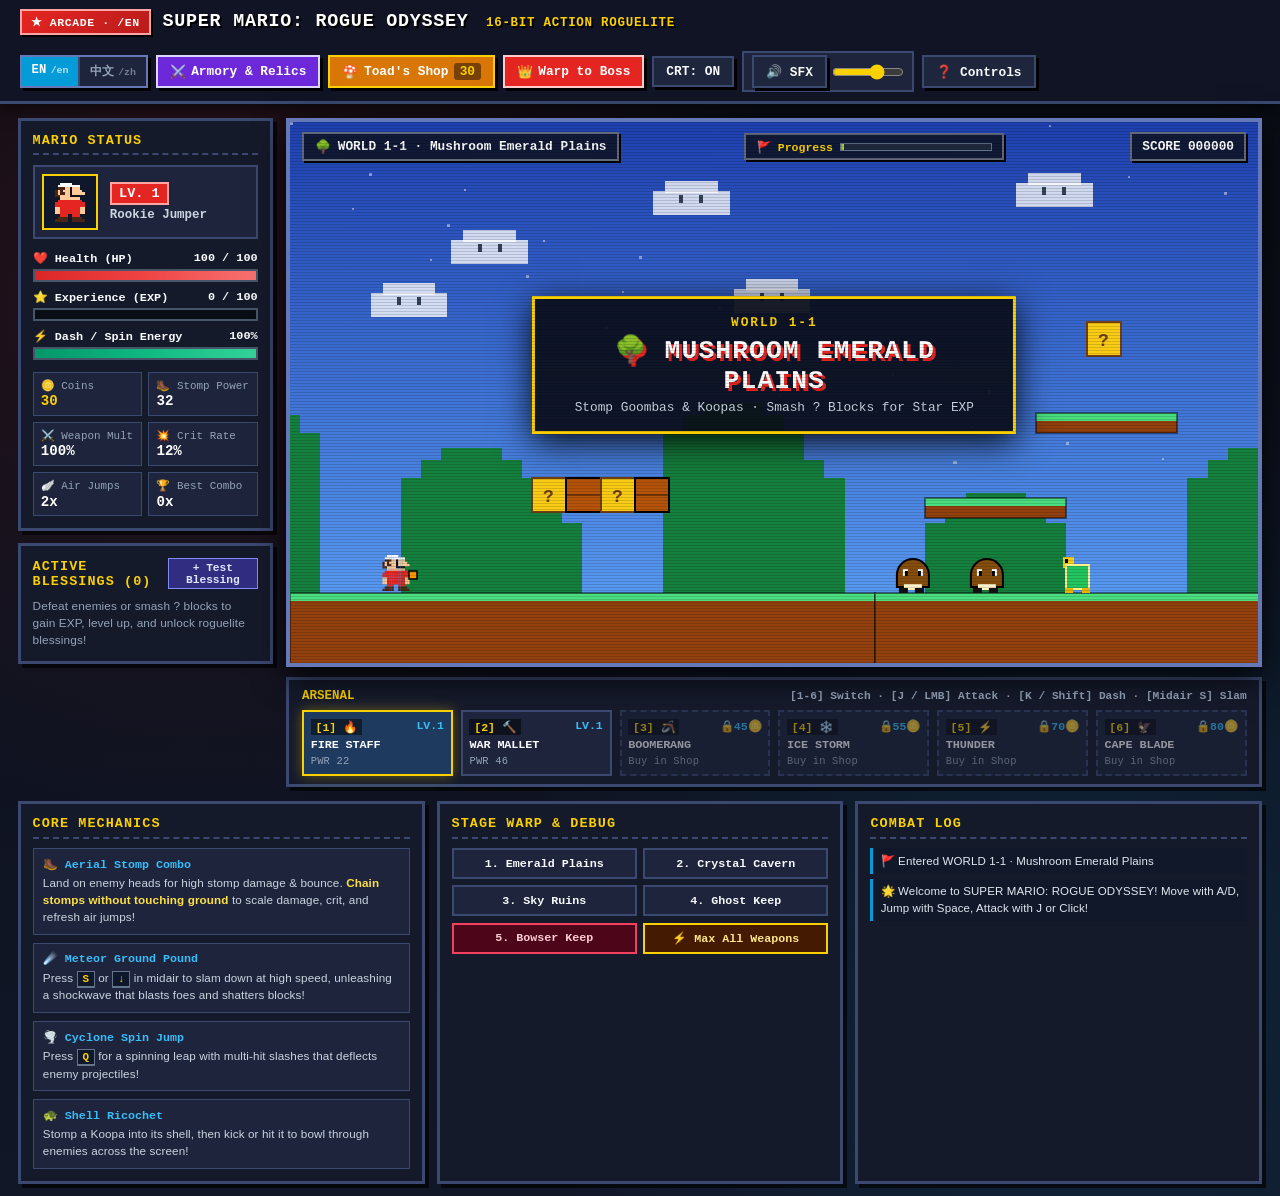
<file: index.html>
<!DOCTYPE html>
<html lang="en">
<head>
  <meta charset="utf-8">
  <meta name="viewport" content="width=device-width, initial-scale=1.0">
  <title>SUPER MARIO: ROGUE ODYSSEY — Redirecting to /en/</title>
  <meta http-equiv="refresh" content="0; url=./en/">
  <link rel="canonical" href="./en/">
  <link rel="stylesheet" href="./style.css">
  <script>
    // Default entry route is always English (/en/)
    window.location.replace('./en/');
  </script>
</head>
<body style="align-items: center; justify-content: center; padding: 2rem; text-align: center;">
  <main class="panel-card" style="max-width: 480px; width: 100%; display: flex; flex-direction: column; gap: 1rem;">
    <h1 style="font-size: 1.25rem; color: var(--coin-gold);">SUPER MARIO: ROGUE ODYSSEY</h1>
    <p style="font-size: 0.85rem; color: var(--text-muted);">Choose your edition route / 请选择语言版本路由：</p>
    <div style="display: flex; justify-content: center; gap: 0.75rem;">
      <a href="./en/" class="pixel-btn btn-primary">English Edition (/en/)</a>
      <a href="./zh/" class="pixel-btn btn-danger">中文旗舰版 (/zh/)</a>
    </div>
  </main>
</body>
</html>
</file>
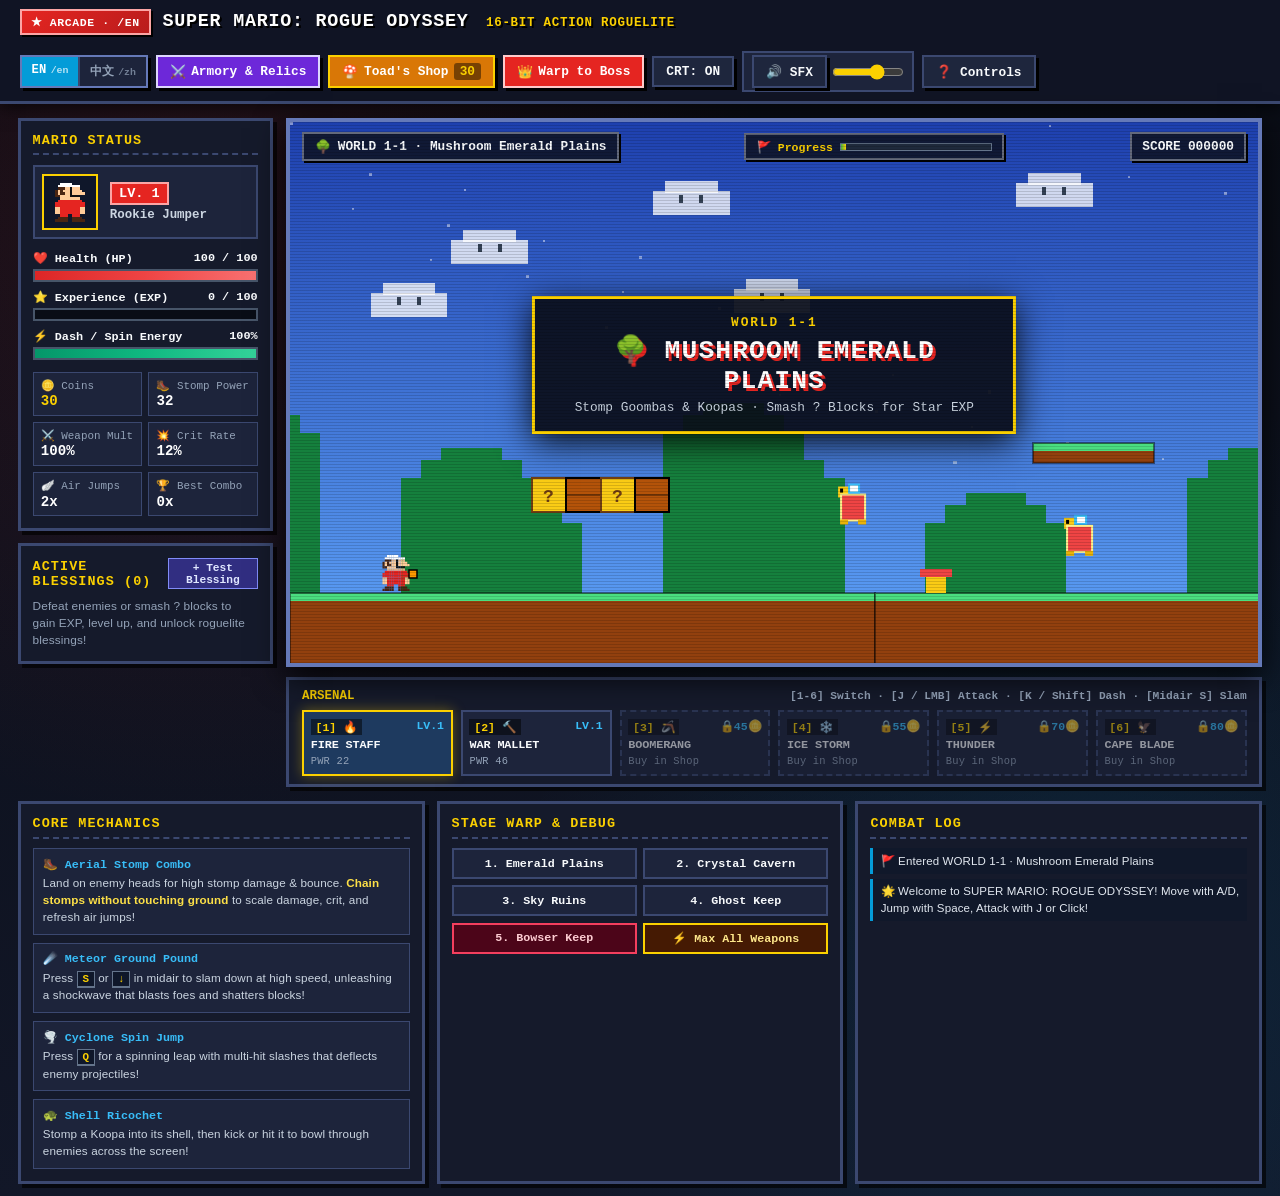
<file: en/index.html>
<!DOCTYPE html>
<html lang="en" data-locale="en">
<head>
  <meta charset="utf-8">
  <meta name="viewport" content="width=device-width, initial-scale=1.0, viewport-fit=cover">
  <meta name="theme-color" content="#101424">
  <meta name="apple-mobile-web-app-capable" content="yes">
  <meta name="apple-mobile-web-app-status-bar-style" content="black-translucent">
  <meta name="mobile-web-app-capable" content="yes">
  <title>SUPER MARIO: ROGUE ODYSSEY — Arcade Edition</title>
  <link rel="manifest" href="../manifest.json">
  <link rel="icon" type="image/svg+xml" href="../icons/icon.svg">
  <link rel="apple-touch-icon" href="../icons/icon.svg">
  <link rel="canonical" href="./">
  <link rel="alternate" hreflang="en" href="./">
  <link rel="alternate" hreflang="zh-CN" href="../zh/">
  <link rel="stylesheet" href="../style.css?v=20261121a">
  <link rel="stylesheet" href="../styles/locale-en.css?v=20261121a">
  <link rel="stylesheet" href="../styles/mobile.css?v=20261121a">
</head>
<body>
  <header class="top-bar">
    <div class="brand">
      <span class="brand-badge" aria-hidden="true">★ ARCADE · /EN</span>
      <h1>
        <span data-i18n="brandTitle">SUPER MARIO: ROGUE ODYSSEY</span>
        <span class="sub-en" data-i18n="brandSub">16-BIT ACTION ROGUELITE</span>
      </h1>
    </div>

    <nav class="top-actions" data-i18n-aria="topNavAria" aria-label="Quick game controls">
      <div class="lang-switch" role="group" data-i18n-aria="langGroupAria" aria-label="Language edition routes">
        <a href="../en/" class="lang-btn active" data-lang="en" aria-current="page" title="English Arcade Route (/en/)">EN <small>/en</small></a>
        <a href="../zh/" class="lang-btn" data-lang="zh" title="Switch to Chinese Route (/zh/)">中文 <small>/zh</small></a>
      </div>
      <button type="button" id="btn-armory" class="pixel-btn btn-secondary">
        <span aria-hidden="true">⚔️</span> <span data-i18n="btnArmory">Armory &amp; Relics</span>
      </button>
      <button type="button" id="btn-shop-open" class="pixel-btn btn-gold">
        <span aria-hidden="true">🍄</span> <span data-i18n="btnShop">Toad's Shop</span> <span id="shop-coin-badge" class="badge-inline">0</span>
      </button>
      <button type="button" id="btn-boss-warp" class="pixel-btn btn-danger" data-i18n-title="btnBossWarpTitle" title="Warp directly to Final Keep (Stage 5) to fight the Final Boss">
        <span aria-hidden="true">👑</span> <span data-i18n="btnBossWarp">Warp to Boss</span>
      </button>
      <button type="button" id="btn-crt-toggle" class="pixel-btn btn-ghost" aria-pressed="true">
        CRT: ON
      </button>
      <div class="audio-controls" role="group" data-i18n-aria="audioGroupAria" aria-label="Audio controls">
        <button type="button" id="btn-mute" class="pixel-btn btn-ghost" aria-pressed="false">
          🔊 SFX
        </button>
        <label for="volume-slider" class="sr-only" data-i18n="volumeLabel">Volume</label>
        <input type="range" id="volume-slider" min="0" max="100" value="65" data-i18n-aria="volumeAria" aria-label="Master volume">
      </div>
      <button type="button" id="btn-help" class="pixel-btn btn-ghost" data-i18n="btnHelp">
        ❓ Controls
      </button>
    </nav>
  </header>

  <main class="arcade-layout">
    <!-- Left Sidebar: Character Stats & Active Relics -->
    <aside class="side-panel left-panel" data-i18n-aria="leftPanelAria" aria-label="Mario Character Stats">
      <section class="panel-card">
        <h2 class="panel-title" data-i18n="marioStatusTitle">MARIO STATUS</h2>
        <div class="hero-profile">
          <canvas id="portrait-canvas" width="64" height="64" aria-hidden="true"></canvas>
          <div class="hero-meta">
            <div class="level-pill">LV. <span id="ui-level">1</span></div>
            <div id="ui-title-rank" class="hero-class">Rookie Jumper</div>
            <div id="ui-star-status" class="star-status" data-i18n="starActive" hidden>🌟 Rainbow Star Invincible!</div>
          </div>
        </div>

        <div class="bars-stack">
          <div class="bar-group">
            <div class="bar-label">
              <span data-i18n="labelHp">❤️ Health (HP)</span>
              <span id="ui-hp-text">100 / 100</span>
            </div>
            <div class="pixel-progress hp-bar">
              <div id="ui-hp-fill" class="pixel-progress-fill" style="--fill-pct: 100%;"></div>
            </div>
          </div>

          <div class="bar-group">
            <div class="bar-label">
              <span data-i18n="labelExp">⭐ Experience (EXP)</span>
              <span id="ui-xp-text">0 / 100</span>
            </div>
            <div class="pixel-progress xp-bar">
              <div id="ui-xp-fill" class="pixel-progress-fill" style="--fill-pct: 0%;"></div>
            </div>
          </div>

          <div class="bar-group">
            <div class="bar-label">
              <span data-i18n="labelStamina">⚡ Dash / Spin Energy</span>
              <span id="ui-stamina-text">100%</span>
            </div>
            <div class="pixel-progress stamina-bar">
              <div id="ui-stamina-fill" class="pixel-progress-fill" style="--fill-pct: 100%;"></div>
            </div>
          </div>
        </div>

        <dl class="stat-grid">
          <div class="stat-item">
            <dt data-i18n="statCoins">🪙 Coins</dt>
            <dd id="stat-coins" class="gold-text">0</dd>
          </div>
          <div class="stat-item">
            <dt data-i18n="statStomp">🥾 Stomp Power</dt>
            <dd id="stat-stomp">32</dd>
          </div>
          <div class="stat-item">
            <dt data-i18n="statAtk">⚔️ Weapon Mult</dt>
            <dd id="stat-atk">100%</dd>
          </div>
          <div class="stat-item">
            <dt data-i18n="statCrit">💥 Crit Rate</dt>
            <dd id="stat-crit">12%</dd>
          </div>
          <div class="stat-item">
            <dt data-i18n="statJumps">🪽 Air Jumps</dt>
            <dd id="stat-jumps">2x</dd>
          </div>
          <div class="stat-item">
            <dt data-i18n="statMaxCombo">🏆 Best Combo</dt>
            <dd id="stat-max-combo">0x</dd>
          </div>
        </dl>
      </section>

      <section class="panel-card relics-card">
        <div class="panel-header-row">
          <h2 class="panel-title"><span data-i18n="activePerksTitle">Active Blessings</span> (<span id="ui-perk-count">0</span>)</h2>
          <button type="button" id="btn-free-levelup" class="mini-tag-btn" data-i18n="btnFreeLevelUp" data-i18n-title="btnFreeLevelUpTitle" title="Trigger a Roguelite 3-choice level-up blessing immediately">
            + Test Blessing
          </button>
        </div>
        <ul id="ui-active-perks" class="perk-mini-list" data-i18n-aria="activePerksAria" aria-label="Active roguelite perks list">
          <li class="empty-hint" data-i18n="emptyPerksHint">Defeat enemies or smash ? blocks to gain EXP, level up, and unlock roguelite blessings!</li>
        </ul>
      </section>
    </aside>

    <!-- Center Stage: Game Canvas & Weapon Dock -->
    <section class="stage-center" data-i18n-aria="stageCenterAria" aria-label="Main Game Stage">
      <div id="viewport-wrapper" class="viewport-wrapper crt-enabled">
        <!-- Top Stage HUD Overlay -->
        <div class="canvas-hud-top">
          <div class="stage-info-pill">
            <span id="hud-biome-icon" aria-hidden="true">🌳</span>
            <span id="hud-stage-name">WORLD 1-1 · Mushroom Emerald Plains</span>
          </div>
          <div class="stage-progress-box" data-i18n-title="stageProgressTitle" title="Current stage exploration progress">
            <span class="progress-label" data-i18n="stageProgressLabel">🚩 Progress</span>
            <div class="stage-mini-track">
              <div id="hud-stage-progress" class="stage-mini-fill" style="--stage-pct: 0%;"></div>
            </div>
          </div>
          <div class="combo-badge-wrap">
            <div id="hud-combo-badge" class="combo-badge" hidden>
              <span data-i18n="comboPrefix">🔥 AIR STOMP</span> <span id="hud-combo-num">2</span>x!
            </div>
            <div class="score-pill">SCORE <span id="hud-score">000000</span></div>
          </div>
        </div>

        <!-- Boss Health Bar Overlay -->
        <div id="boss-hud" class="boss-hud" hidden>
          <div class="boss-hud-header">
            <span id="boss-name-label" class="boss-title">👑 PHASE 1: IRON BOWSER</span>
            <span id="boss-phase-badge" class="boss-phase-pill">PHASE 1 / 3</span>
          </div>
          <div class="boss-hp-track">
            <div id="boss-hp-fill" class="boss-hp-fill" style="--boss-hp: 100%;"></div>
          </div>
          <div id="boss-attack-hint" class="boss-hint">Tip: Jump over shockwaves &amp; kick summoned Koopa shells into Bowser!</div>
        </div>

        <!-- Main Pixel Art Canvas -->
        <canvas id="game-canvas" width="960" height="540" tabindex="0" data-i18n-aria="canvasAria" aria-label="Super Mario Rogue Odyssey pixel-art action canvas"></canvas>

        <!-- Stage Banner Toast -->
        <div id="stage-banner" class="stage-banner" hidden aria-live="polite">
          <div class="banner-sub" id="banner-sub">WORLD 1-1</div>
          <div class="banner-main" id="banner-main">🌳 Mushroom Emerald Plains</div>
          <div class="banner-desc" id="banner-desc">Stomp Goombas &amp; Koopas · Smash ? Blocks for Star EXP</div>
        </div>
      </div>

      <!-- Weapon Hotbar & Action Controls Bar -->
      <div class="weapon-dock" role="toolbar" data-i18n-aria="weaponDockAria" aria-label="Weapon hotbar">
        <div class="dock-label">
          <span data-i18n="weaponDockTitle">ARSENAL</span>
          <small data-i18n="weaponDockHint">[1-6] Switch · [J / LMB] Attack · [K / Shift] Dash · [Midair S] Slam</small>
        </div>
        <div id="weapon-slots" class="weapon-slots"></div>
      </div>
    </section>

    <!-- Right Sidebar: Mechanics & Combat Log -->
    <aside class="side-panel right-panel" data-i18n-aria="rightPanelAria" aria-label="Mechanics Guide & Combat Log">
      <section class="panel-card">
        <h2 class="panel-title" data-i18n="mechanicsTitle">CORE MECHANICS</h2>
        <ul class="mechanic-list">
          <li>
            <strong data-i18n="mechStompTitle">🥾 Aerial Stomp Combo</strong>
            <p data-i18n-html="mechStompDesc">Land on enemy heads for high stomp damage &amp; bounce. <strong>Chain stomps without touching ground</strong> to scale damage, crit, and refresh air jumps!</p>
          </li>
          <li>
            <strong data-i18n="mechPoundTitle">☄️ Meteor Ground Pound</strong>
            <p data-i18n-html="mechPoundDesc">Press <kbd>S</kbd> or <kbd>↓</kbd> in midair to slam down at high speed, unleashing a shockwave that blasts foes and shatters blocks!</p>
          </li>
          <li>
            <strong data-i18n="mechSpinTitle">🌪️ Cyclone Spin Jump</strong>
            <p data-i18n-html="mechSpinDesc">Press <kbd>Q</kbd> for a spinning leap with multi-hit slashes that deflects enemy projectiles!</p>
          </li>
          <li>
            <strong data-i18n="mechShellTitle">🐢 Shell Ricochet</strong>
            <p data-i18n-html="mechShellDesc">Stomp a Koopa into its shell, then kick or hit it to bowl through enemies across the screen!</p>
          </li>
        </ul>
      </section>

      <section class="panel-card">
        <h2 class="panel-title" data-i18n="stageJumpTitle">STAGE WARP &amp; DEBUG</h2>
        <div class="quick-stage-grid">
          <button type="button" class="stage-jump-btn" data-stage="0" data-i18n="stageBtn0">1. Emerald Plains</button>
          <button type="button" class="stage-jump-btn" data-stage="1" data-i18n="stageBtn1">2. Crystal Cavern</button>
          <button type="button" class="stage-jump-btn" data-stage="2" data-i18n="stageBtn2">3. Sky Ruins</button>
          <button type="button" class="stage-jump-btn" data-stage="3" data-i18n="stageBtn3">4. Ghost Keep</button>
          <button type="button" class="stage-jump-btn boss-btn" data-stage="4" data-i18n="stageBtn4">5. Bowser Keep</button>
          <button type="button" id="btn-unlock-all-weapons" class="stage-jump-btn gold-btn" data-i18n="btnUnlockAll">⚡ Max All Weapons</button>
        </div>
      </section>

      <section class="panel-card log-card">
        <h2 class="panel-title" data-i18n="combatLogTitle">COMBAT LOG</h2>
        <ul id="combat-log" class="combat-log" aria-live="polite">
          <li id="welcome-log-item" data-i18n="welcomeLog">🌟 Welcome to SUPER MARIO: ROGUE ODYSSEY! Move with A/D, Jump with Space, Attack with J or Click!</li>
        </ul>
      </section>
    </aside>
  </main>

  <!-- Native Modal 1: Roguelite Level-Up Blessing Selection -->
  <dialog id="dialog-levelup" aria-labelledby="levelup-title">
    <div class="modal-inner levelup-modal">
      <div class="modal-header">
        <span class="modal-kicker" data-i18n="levelUpKicker">✨ LEVEL UP! STAR POWER AWAKENED ✨</span>
        <h2 id="levelup-title" data-i18n="levelUpTitle">Choose a Roguelite Blessing for Mario</h2>
        <p class="modal-subtitle">
          <span data-i18n="levelUpSubtitlePrefix">Reached </span><strong>LV.<span id="modal-new-level">2</span></strong><span data-i18n="levelUpSubtitleSuffix"> · Every blessing reshapes your combat build</span>
        </p>
      </div>
      <div id="perk-choices-container" class="perk-cards-grid"></div>
      <div class="modal-footer">
        <button type="button" id="btn-reroll-perks" class="pixel-btn btn-gold">
          <span data-i18n="btnRerollPrefix">🎲 Reroll (</span><span id="reroll-cost">15</span><span data-i18n="btnRerollSuffix"> Coins)</span>
        </button>
      </div>
    </div>
  </dialog>

  <!-- Native Modal 2: Toad's Black Market Shop -->
  <dialog id="dialog-shop" closedby="any" aria-labelledby="shop-title">
    <div class="modal-inner shop-modal">
      <div class="modal-header">
        <span class="modal-kicker" data-i18n="shopKicker">🍄 TOAD'S CARAVAN · BLACK MARKET</span>
        <h2 id="shop-title" data-i18n="shopTitle">Toad's Legendary Armory &amp; Supplies</h2>
        <p class="modal-subtitle">
          <span data-i18n="shopCoinsPrefix">Coins: </span><strong class="gold-text"><span id="shop-modal-coins">0</span> 🪙</strong><span data-i18n="shopCoinsSuffix"> · Unlock weapons, forge upgrades, or restore HP</span>
        </p>
      </div>
      <div id="shop-items-grid" class="shop-items-grid"></div>
      <form method="dialog" class="modal-footer">
        <button value="close" class="pixel-btn btn-primary" data-i18n="shopContinue" autofocus>Back to Adventure (ESC)</button>
      </form>
    </div>
  </dialog>

  <!-- Native Modal 3: Armory & Relic Compendium -->
  <dialog id="dialog-armory" closedby="any" aria-labelledby="armory-title">
    <div class="modal-inner armory-modal">
      <div class="modal-header">
        <span class="modal-kicker" data-i18n="armoryKicker">📖 COMPENDIUM · WEAPONS &amp; RELICS</span>
        <h2 id="armory-title" data-i18n="armoryTitle">Mario's Arsenal &amp; Blessing Codex</h2>
      </div>
      <div class="compendium-tabs">
        <h3 class="sub-heading" data-i18n="armoryWeaponsHeading">⚔️ 6 Legendary Weapons (Click to equip or unlock free)</h3>
        <div id="compendium-weapons" class="compendium-grid"></div>
        <h3 class="sub-heading" data-i18n="armoryPerksHeading">🌟 Roguelite Blessing Pool (24 Synergies)</h3>
        <div id="compendium-perks" class="compendium-grid perks-catalog"></div>
      </div>
      <form method="dialog" class="modal-footer">
        <button value="close" class="pixel-btn btn-primary" data-i18n="armoryCloseBtn" autofocus>Close Compendium</button>
      </form>
    </div>
  </dialog>

  <!-- Native Modal 4: Controls & Gameplay Help -->
  <dialog id="dialog-help" closedby="any" aria-labelledby="help-title">
    <div class="modal-inner help-modal">
      <div class="modal-header">
        <span class="modal-kicker" data-i18n="helpKicker">🎮 HOW TO PLAY · ACTION GUIDE</span>
        <h2 id="help-title" data-i18n="helpTitle">Controls &amp; Advanced Techniques</h2>
      </div>
      <div class="help-grid">
        <div class="help-box">
          <h3 data-i18n="helpMoveHeading">Movement &amp; Aerial Combat</h3>
          <ul data-i18n-html="helpMoveList">
            <li><kbd>A</kbd> / <kbd>D</kbd> or <kbd>←</kbd> / <kbd>→</kbd>: Run left / right</li>
            <li><kbd>W</kbd> / <kbd>Space</kbd> / <kbd>↑</kbd>: Jump &amp; Double Jump</li>
            <li><kbd>Q</kbd>: Spin Jump (Multi-hit + Deflect Projectiles)</li>
            <li>Midair <kbd>S</kbd> or <kbd>↓</kbd>: <strong>Meteor Ground Pound</strong></li>
          </ul>
        </div>
        <div class="help-box">
          <h3 data-i18n="helpCombatHeading">Weapons, Dash &amp; Shop</h3>
          <ul data-i18n-html="helpCombatList">
            <li><kbd>J</kbd> / <kbd>F</kbd> / <strong>Left Click</strong>: Fire equipped weapon</li>
            <li><kbd>K</kbd> / <kbd>Shift</kbd> / <strong>Right Click</strong>: Invincible Phantom Dash</li>
            <li><kbd>1</kbd> ~ <kbd>6</kbd> or <kbd>E</kbd>: Switch unlocked weapons</li>
            <li><kbd>B</kbd>: Open Toad's Black Market Shop anytime</li>
          </ul>
        </div>
      </div>
      <form method="dialog" class="modal-footer">
        <button value="close" class="pixel-btn btn-primary" data-i18n="helpCloseBtn" autofocus>Return to Game</button>
      </form>
    </div>
  </dialog>

  <!-- Native Modal 5: Run Victory / Game Over Summary -->
  <dialog id="dialog-gameover" aria-labelledby="gameover-title">
    <div class="modal-inner gameover-modal">
      <div class="modal-header">
        <span id="gameover-kicker" class="modal-kicker">🏆 VICTORY!</span>
        <h2 id="gameover-title">You Defeated Mecha-Crowned Bowser!</h2>
        <p id="gameover-subtitle" class="modal-subtitle">The Mushroom Kingdom is saved!</p>
      </div>
      <dl class="summary-stats" id="gameover-stats"></dl>
      <form method="dialog" class="modal-footer">
        <button value="revive" id="btn-revive-run" class="pixel-btn btn-gold">🍀 Use 1-UP Mushroom to Revive</button>
        <button value="newrun" id="btn-new-run" class="pixel-btn btn-primary" data-i18n="btnNewRun" autofocus>🔄 Start New Roguelite Run</button>
      </form>
    </div>
  </dialog>

  <!-- Mobile Handheld HUD, Multi-Touch Gamepad, Rotate Prompt & Pause Menu (Hidden on Desktop) -->
  <div class="mobile-hud-bar" aria-label="Handheld status bar">
    <div class="mobile-hud-left">
      <div class="m-hp-wrap" aria-label="Health">
        <span aria-hidden="true">❤️</span>
        <div class="m-hp-track"><div id="m-hp-fill" class="m-hp-fill" style="--m-hp-pct: 100%;"></div></div>
        <span id="m-hp-num">100</span>
      </div>
      <span id="m-lv-num" class="m-stat-pill">LV.1</span>
      <span class="m-stat-pill gold-text">🪙 <span id="m-coin-num">30</span></span>
    </div>
    <div class="mobile-hud-center">
      <span id="m-stage-code" class="m-stat-pill m-stage-code">🌳 WORLD 1-1</span>
      <span id="m-combo-pill" class="m-combo-pill" hidden>🔥 2x</span>
      <span class="m-stat-pill">★ <span id="m-score-num">000000</span></span>
    </div>
    <div class="mobile-hud-right">
      <button type="button" id="m-btn-shop" class="m-hud-btn gold" aria-label="Open Toad's Shop">🍄 Shop</button>
      <button type="button" id="m-btn-menu" class="m-hud-btn" aria-label="Open Handheld Menu">☰ Menu</button>
      <button type="button" id="m-btn-fullscreen" class="m-hud-btn" aria-label="Toggle Fullscreen">⛶</button>
    </div>
  </div>

  <div class="touch-gamepad" role="group" aria-label="Virtual touch gamepad">
    <div id="touch-dpad-zone" class="touch-dpad-zone" aria-label="Directional slide pad">
      <div id="touch-btn-left" class="dpad-btn" aria-hidden="true">◀</div>
      <div id="touch-btn-right" class="dpad-btn" aria-hidden="true">▶</div>
    </div>

    <div class="touch-action-zone">
      <button type="button" id="touch-weapon-pill" class="touch-weapon-pill" aria-label="Cycle equipped weapon">
        <span id="touch-weapon-label">🔥 Fire Staff LV.1</span>
        <span aria-hidden="true">↻</span>
      </button>
      <div class="touch-action-grid">
        <button type="button" id="touch-btn-spin" class="touch-btn touch-btn-spin" aria-label="Spin Jump">
          <span class="t-icon" aria-hidden="true">🌪️</span>
          <span class="t-label">SPIN</span>
        </button>
        <button type="button" id="touch-btn-slam" class="touch-btn touch-btn-slam" aria-label="Ground Pound">
          <span class="t-icon" aria-hidden="true">☄️</span>
          <span class="t-label">SLAM</span>
        </button>
        <button type="button" id="touch-btn-dash" class="touch-btn touch-btn-dash" aria-label="Phantom Dash">
          <span class="t-icon" aria-hidden="true">⚡</span>
          <span class="t-label">DASH</span>
        </button>
        <button type="button" id="touch-btn-atk" class="touch-btn touch-btn-atk" aria-label="Weapon Attack">
          <span class="t-icon" aria-hidden="true">🔥</span>
          <span class="t-label">ATK</span>
        </button>
        <button type="button" id="touch-btn-jump" class="touch-btn touch-btn-jump" aria-label="Jump">
          <span class="t-icon" aria-hidden="true">⬆</span>
          <span class="t-label">JUMP</span>
        </button>
      </div>
    </div>
  </div>

  <div class="portrait-rotate-gate" role="region" aria-label="Screen orientation notice">
    <div class="rotate-phone-glyph" aria-hidden="true">📱</div>
    <h2>ROTATE TO LANDSCAPE</h2>
    <p>Turn your phone sideways for the full-screen 16:9 handheld arcade controls.</p>
    <button type="button" id="btn-play-portrait" class="pixel-btn btn-primary">Play in Portrait Anyway</button>
  </div>

  <dialog id="dialog-mobile-menu" closedby="any" aria-labelledby="mobile-menu-title">
    <div class="modal-inner">
      <div class="modal-header">
        <span class="modal-kicker">🎮 HANDHELD CONSOLE MENU · /EN</span>
        <h2 id="mobile-menu-title">Paused &amp; Quick Controls</h2>
      </div>
      <div class="mobile-menu-stats">
        <div class="mobile-menu-stat"><span>LEVEL</span><strong id="m-stat-lv">LV.1</strong></div>
        <div class="mobile-menu-stat"><span>HEALTH</span><strong id="m-stat-hp">100/100</strong></div>
        <div class="mobile-menu-stat"><span>COINS</span><strong id="m-stat-coins" class="gold-text">30 🪙</strong></div>
        <div class="mobile-menu-stat"><span>STOMP</span><strong id="m-stat-stomp">32</strong></div>
        <div class="mobile-menu-stat"><span>WEAPON</span><strong id="m-stat-atk">100%</strong></div>
        <div class="mobile-menu-stat"><span>BLESSINGS</span><strong id="m-stat-perks">0</strong></div>
      </div>
      <div class="mobile-menu-section">
        <h3>EDITION ROUTE &amp; SETTINGS</h3>
        <div style="display: flex; flex-wrap: wrap; gap: 0.45rem; align-items: center;">
          <div class="lang-switch" role="group" aria-label="Language edition routes">
            <a href="../en/" class="lang-btn active" data-lang="en" aria-current="page">EN <small>/en</small></a>
            <a href="../zh/" class="lang-btn" data-lang="zh">中文 <small>/zh</small></a>
          </div>
          <button type="button" id="m-menu-mute" class="pixel-btn btn-ghost">🔊 SFX</button>
          <button type="button" id="m-menu-crt" class="pixel-btn btn-ghost">CRT: ON</button>
        </div>
      </div>
      <div class="mobile-menu-section">
        <h3>ACTIONS &amp; ROGUELITE TOOLS</h3>
        <div class="mobile-menu-grid">
          <button type="button" id="m-menu-shop" class="pixel-btn btn-gold">🍄 Toad's Shop</button>
          <button type="button" id="m-menu-armory" class="pixel-btn btn-secondary">⚔️ Armory &amp; Relics</button>
          <button type="button" id="m-menu-levelup" class="pixel-btn btn-primary">✨ Test Blessing</button>
          <button type="button" id="m-menu-unlock" class="pixel-btn btn-gold">⚡ Max All Weapons</button>
          <button type="button" id="m-menu-boss" class="pixel-btn btn-danger">👑 Warp to Boss</button>
          <button type="button" id="m-menu-help" class="pixel-btn btn-ghost">❓ Controls Guide</button>
        </div>
      </div>
      <div class="mobile-menu-section">
        <h3>STAGE WARP</h3>
        <div class="quick-stage-grid">
          <button type="button" class="stage-jump-btn m-stage-btn" data-stage="0">1. Emerald Plains</button>
          <button type="button" class="stage-jump-btn m-stage-btn" data-stage="1">2. Crystal Cavern</button>
          <button type="button" class="stage-jump-btn m-stage-btn" data-stage="2">3. Sky Ruins</button>
          <button type="button" class="stage-jump-btn m-stage-btn" data-stage="3">4. Ghost Keep</button>
          <button type="button" class="stage-jump-btn boss-btn m-stage-btn" data-stage="4" style="grid-column: 1 / -1;">5. Bowser's Molten Citadel</button>
        </div>
      </div>
      <form method="dialog" class="modal-footer">
        <button value="close" class="pixel-btn btn-primary" autofocus>▶ Resume Game</button>
      </form>
    </div>
  </dialog>

  <script type="module" src="../js/game.js?v=20261121a"></script>
</body>
</html>
</file>
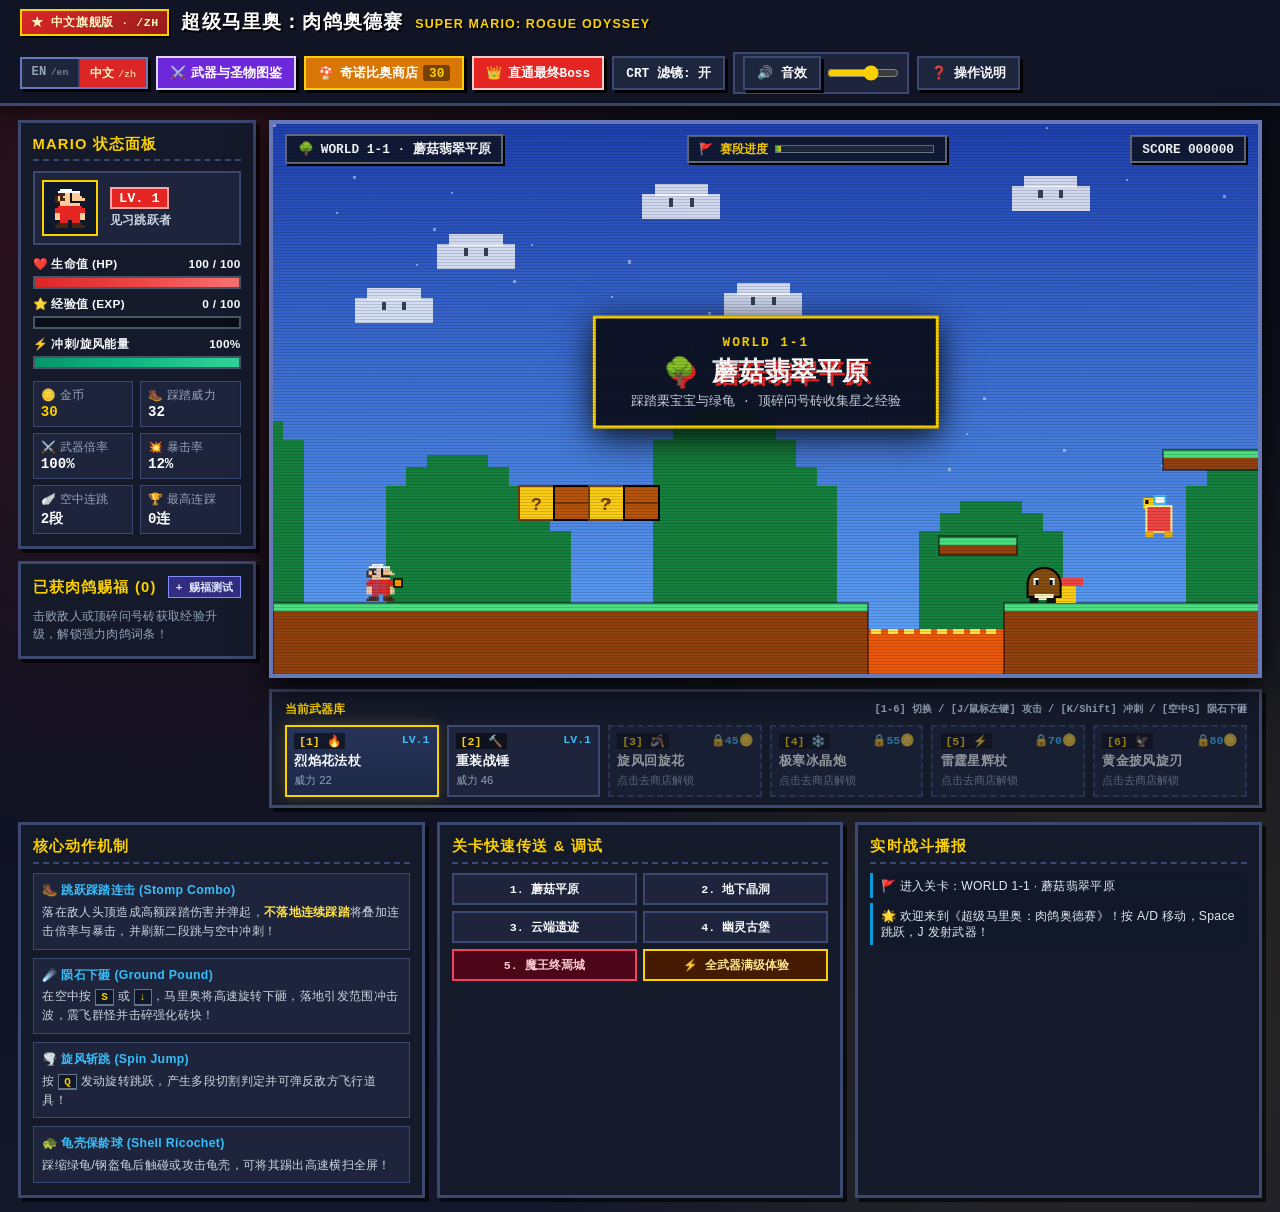
<file: zh/index.html>
<!DOCTYPE html>
<html lang="zh-CN" data-locale="zh">
<head>
  <meta charset="utf-8">
  <meta name="viewport" content="width=device-width, initial-scale=1.0, viewport-fit=cover">
  <meta name="theme-color" content="#101424">
  <meta name="apple-mobile-web-app-capable" content="yes">
  <meta name="apple-mobile-web-app-status-bar-style" content="black-translucent">
  <meta name="mobile-web-app-capable" content="yes">
  <title>超级马里奥：肉鸽奥德赛 — 中文旗舰版</title>
  <link rel="manifest" href="../manifest.json">
  <link rel="icon" type="image/svg+xml" href="../icons/icon.svg">
  <link rel="apple-touch-icon" href="../icons/icon.svg">
  <link rel="canonical" href="./">
  <link rel="alternate" hreflang="zh-CN" href="./">
  <link rel="alternate" hreflang="en" href="../en/">
  <link rel="stylesheet" href="../style.css?v=20261121a">
  <link rel="stylesheet" href="../styles/locale-zh.css?v=20261121a">
  <link rel="stylesheet" href="../styles/mobile.css?v=20261121a">
</head>
<body>
  <header class="top-bar">
    <div class="brand">
      <span class="brand-badge" aria-hidden="true">★ 中文旗舰版 · /ZH</span>
      <h1>
        <span data-i18n="brandTitle">超级马里奥：肉鸽奥德赛</span>
        <span class="sub-en" data-i18n="brandSub">SUPER MARIO: ROGUE ODYSSEY</span>
      </h1>
    </div>

    <nav class="top-actions" data-i18n-aria="topNavAria" aria-label="游戏快捷控制">
      <div class="lang-switch" role="group" data-i18n-aria="langGroupAria" aria-label="语言版本路由切换">
        <a href="../en/" class="lang-btn" data-lang="en" title="切换到英文街机版 (/en/)">EN <small>/en</small></a>
        <a href="../zh/" class="lang-btn active" data-lang="zh" aria-current="page" title="当前为中文旗舰版 (/zh/)">中文 <small>/zh</small></a>
      </div>
      <button type="button" id="btn-armory" class="pixel-btn btn-secondary">
        <span aria-hidden="true">⚔️</span> <span data-i18n="btnArmory">武器与圣物图鉴</span>
      </button>
      <button type="button" id="btn-shop-open" class="pixel-btn btn-gold">
        <span aria-hidden="true">🍄</span> <span data-i18n="btnShop">奇诺比奥商店</span> <span id="shop-coin-badge" class="badge-inline">0</span>
      </button>
      <button type="button" id="btn-boss-warp" class="pixel-btn btn-danger" data-i18n-title="btnBossWarpTitle" title="直接传送至第5关终焉魔王城挑战最终Boss">
        <span aria-hidden="true">👑</span> <span data-i18n="btnBossWarp">直通最终Boss</span>
      </button>
      <button type="button" id="btn-crt-toggle" class="pixel-btn btn-ghost" aria-pressed="true">
        CRT 滤镜: 开
      </button>
      <div class="audio-controls" role="group" data-i18n-aria="audioGroupAria" aria-label="音量控制">
        <button type="button" id="btn-mute" class="pixel-btn btn-ghost" aria-pressed="false">
          🔊 音效
        </button>
        <label for="volume-slider" class="sr-only" data-i18n="volumeLabel">音量调节</label>
        <input type="range" id="volume-slider" min="0" max="100" value="65" data-i18n-aria="volumeAria" aria-label="主音量">
      </div>
      <button type="button" id="btn-help" class="pixel-btn btn-ghost" data-i18n="btnHelp">
        ❓ 操作说明
      </button>
    </nav>
  </header>

  <main class="arcade-layout">
    <!-- Left Sidebar: Character Stats & Active Relics -->
    <aside class="side-panel left-panel" data-i18n-aria="leftPanelAria" aria-label="马里奥角色属性">
      <section class="panel-card">
        <h2 class="panel-title" data-i18n="marioStatusTitle">MARIO 状态面板</h2>
        <div class="hero-profile">
          <canvas id="portrait-canvas" width="64" height="64" aria-hidden="true"></canvas>
          <div class="hero-meta">
            <div class="level-pill">LV. <span id="ui-level">1</span></div>
            <div id="ui-title-rank" class="hero-class">见习跳跃者</div>
            <div id="ui-star-status" class="star-status" data-i18n="starActive" hidden>🌟 无敌彩虹星生效中!</div>
          </div>
        </div>

        <div class="bars-stack">
          <div class="bar-group">
            <div class="bar-label">
              <span data-i18n="labelHp">❤️ 生命值 (HP)</span>
              <span id="ui-hp-text">100 / 100</span>
            </div>
            <div class="pixel-progress hp-bar">
              <div id="ui-hp-fill" class="pixel-progress-fill" style="--fill-pct: 100%;"></div>
            </div>
          </div>

          <div class="bar-group">
            <div class="bar-label">
              <span data-i18n="labelExp">⭐ 经验值 (EXP)</span>
              <span id="ui-xp-text">0 / 100</span>
            </div>
            <div class="pixel-progress xp-bar">
              <div id="ui-xp-fill" class="pixel-progress-fill" style="--fill-pct: 0%;"></div>
            </div>
          </div>

          <div class="bar-group">
            <div class="bar-label">
              <span data-i18n="labelStamina">⚡ 冲刺/旋风能量</span>
              <span id="ui-stamina-text">100%</span>
            </div>
            <div class="pixel-progress stamina-bar">
              <div id="ui-stamina-fill" class="pixel-progress-fill" style="--fill-pct: 100%;"></div>
            </div>
          </div>
        </div>

        <dl class="stat-grid">
          <div class="stat-item">
            <dt data-i18n="statCoins">🪙 金币</dt>
            <dd id="stat-coins" class="gold-text">0</dd>
          </div>
          <div class="stat-item">
            <dt data-i18n="statStomp">🥾 踩踏威力</dt>
            <dd id="stat-stomp">32</dd>
          </div>
          <div class="stat-item">
            <dt data-i18n="statAtk">⚔️ 武器倍率</dt>
            <dd id="stat-atk">100%</dd>
          </div>
          <div class="stat-item">
            <dt data-i18n="statCrit">💥 暴击率</dt>
            <dd id="stat-crit">12%</dd>
          </div>
          <div class="stat-item">
            <dt data-i18n="statJumps">🪽 空中连跳</dt>
            <dd id="stat-jumps">2段</dd>
          </div>
          <div class="stat-item">
            <dt data-i18n="statMaxCombo">🏆 最高连踩</dt>
            <dd id="stat-max-combo">0连</dd>
          </div>
        </dl>
      </section>

      <section class="panel-card relics-card">
        <div class="panel-header-row">
          <h2 class="panel-title"><span data-i18n="activePerksTitle">已获肉鸽赐福</span> (<span id="ui-perk-count">0</span>)</h2>
          <button type="button" id="btn-free-levelup" class="mini-tag-btn" data-i18n="btnFreeLevelUp" data-i18n-title="btnFreeLevelUpTitle" title="立即唤醒一次肉鸽升级三选一">
            + 赐福测试
          </button>
        </div>
        <ul id="ui-active-perks" class="perk-mini-list" data-i18n-aria="activePerksAria" aria-label="当前生效的肉鸽词条列表">
          <li class="empty-hint" data-i18n="emptyPerksHint">击败敌人或顶碎问号砖获取经验升级，解锁强力肉鸽词条！</li>
        </ul>
      </section>
    </aside>

    <!-- Center Stage: Game Canvas & Weapon Dock -->
    <section class="stage-center" data-i18n-aria="stageCenterAria" aria-label="游戏主画面">
      <div id="viewport-wrapper" class="viewport-wrapper crt-enabled">
        <!-- Top Stage HUD Overlay -->
        <div class="canvas-hud-top">
          <div class="stage-info-pill">
            <span id="hud-biome-icon" aria-hidden="true">🌳</span>
            <span id="hud-stage-name">WORLD 1-1 · 蘑菇翡翠平原</span>
          </div>
          <div class="stage-progress-box" data-i18n-title="stageProgressTitle" title="当前关卡探索进度">
            <span class="progress-label" data-i18n="stageProgressLabel">🚩 赛段进度</span>
            <div class="stage-mini-track">
              <div id="hud-stage-progress" class="stage-mini-fill" style="--stage-pct: 0%;"></div>
            </div>
          </div>
          <div class="combo-badge-wrap">
            <div id="hud-combo-badge" class="combo-badge" hidden>
              <span data-i18n="comboPrefix">🔥 空中连踩</span> <span id="hud-combo-num">2</span>x!
            </div>
            <div class="score-pill">SCORE <span id="hud-score">000000</span></div>
          </div>
        </div>

        <!-- Boss Health Bar Overlay -->
        <div id="boss-hud" class="boss-hud" hidden>
          <div class="boss-hud-header">
            <span id="boss-name-label" class="boss-title">👑 阶段一：铁甲魔王·酷霸王 (IRON BOWSER)</span>
            <span id="boss-phase-badge" class="boss-phase-pill">PHASE 1 / 3</span>
          </div>
          <div class="boss-hp-track">
            <div id="boss-hp-fill" class="boss-hp-fill" style="--boss-hp: 100%;"></div>
          </div>
          <div id="boss-attack-hint" class="boss-hint">提示：跳过震地波，踩踏召唤出的绿龟壳踢向酷霸王可造成巨额破甲伤害！</div>
        </div>

        <!-- Main Pixel Art Canvas -->
        <canvas id="game-canvas" width="960" height="540" tabindex="0" data-i18n-aria="canvasAria" aria-label="超级马里奥肉鸽横版动作游戏画布"></canvas>

        <!-- Stage Banner Toast -->
        <div id="stage-banner" class="stage-banner" hidden aria-live="polite">
          <div class="banner-sub" id="banner-sub">WORLD 1-1</div>
          <div class="banner-main" id="banner-main">🌳 蘑菇翡翠平原</div>
          <div class="banner-desc" id="banner-desc">踩踏栗宝宝与绿龟 · 顶碎问号砖收集星之经验</div>
        </div>
      </div>

      <!-- Weapon Hotbar & Action Controls Bar -->
      <div class="weapon-dock" role="toolbar" data-i18n-aria="weaponDockAria" aria-label="武器切换栏">
        <div class="dock-label">
          <span data-i18n="weaponDockTitle">当前武器库</span>
          <small data-i18n="weaponDockHint">[1-6] 切武器 · [J / 左键] 攻击 · [K / Shift] 冲刺 · [空中 S] 陨石下砸</small>
        </div>
        <div id="weapon-slots" class="weapon-slots"></div>
      </div>
    </section>

    <!-- Right Sidebar: Controls & Combat Log -->
    <aside class="side-panel right-panel" data-i18n-aria="rightPanelAria" aria-label="操作指南与战况记录">
      <section class="panel-card">
        <h2 class="panel-title" data-i18n="mechanicsTitle">核心动作机制</h2>
        <ul class="mechanic-list">
          <li>
            <strong data-i18n="mechStompTitle">🥾 跳跃踩踏连击 (Stomp Combo)</strong>
            <p data-i18n-html="mechStompDesc">落在敌人头顶造成高额踩踏伤害并弹起，<strong>不落地连续踩踏</strong>将叠加连击倍率与暴击，并刷新二段跳与空中冲刺！</p>
          </li>
          <li>
            <strong data-i18n="mechPoundTitle">☄️ 陨石下砸 (Ground Pound)</strong>
            <p data-i18n-html="mechPoundDesc">在空中按 <kbd>S</kbd> 或 <kbd>↓</kbd>，马里奥将高速旋转下砸，落地引发范围冲击波，震飞群怪并击碎强化砖块！</p>
          </li>
          <li>
            <strong data-i18n="mechSpinTitle">🌪️ 旋风斩跳 (Spin Jump)</strong>
            <p data-i18n-html="mechSpinDesc">按 <kbd>Q</kbd> 发动旋转跳跃，产生多段切割判定并可弹反敌方飞行道具！</p>
          </li>
          <li>
            <strong data-i18n="mechShellTitle">🐢 龟壳保龄球 (Shell Ricochet)</strong>
            <p data-i18n-html="mechShellDesc">踩缩绿龟/钢盔龟后触碰或攻击龟壳，可将其踢出高速横扫全屏！</p>
          </li>
        </ul>
      </section>

      <section class="panel-card">
        <h2 class="panel-title" data-i18n="stageJumpTitle">关卡快速传送 &amp; 调试</h2>
        <div class="quick-stage-grid">
          <button type="button" class="stage-jump-btn" data-stage="0" data-i18n="stageBtn0">1. 蘑菇平原</button>
          <button type="button" class="stage-jump-btn" data-stage="1" data-i18n="stageBtn1">2. 地下晶洞</button>
          <button type="button" class="stage-jump-btn" data-stage="2" data-i18n="stageBtn2">3. 云端遗迹</button>
          <button type="button" class="stage-jump-btn" data-stage="3" data-i18n="stageBtn3">4. 幽灵古堡</button>
          <button type="button" class="stage-jump-btn boss-btn" data-stage="4" data-i18n="stageBtn4">5. 魔王终焉城</button>
          <button type="button" id="btn-unlock-all-weapons" class="stage-jump-btn gold-btn" data-i18n="btnUnlockAll">⚡ 全武器满级体验</button>
        </div>
      </section>

      <section class="panel-card log-card">
        <h2 class="panel-title" data-i18n="combatLogTitle">实时战斗播报</h2>
        <ul id="combat-log" class="combat-log" aria-live="polite">
          <li id="welcome-log-item" data-i18n="welcomeLog">🌟 欢迎来到《超级马里奥：肉鸽奥德赛》！按 A/D 移动，空格跳跃，J 发射武器！</li>
        </ul>
      </section>
    </aside>
  </main>

  <!-- Native Modal 1: Roguelite Level-Up Blessing Selection -->
  <dialog id="dialog-levelup" aria-labelledby="levelup-title">
    <div class="modal-inner levelup-modal">
      <div class="modal-header">
        <span class="modal-kicker" data-i18n="levelUpKicker">✨ LEVEL UP! 星之力量觉醒 ✨</span>
        <h2 id="levelup-title" data-i18n="levelUpTitle">选择一项肉鸽赐福强化马里奥</h2>
        <p class="modal-subtitle">
          <span data-i18n="levelUpSubtitlePrefix">当前等级提升至 </span><strong>LV.<span id="modal-new-level">2</span></strong><span data-i18n="levelUpSubtitleSuffix"> · 每次选择都将改变你的战斗流派</span>
        </p>
      </div>
      <div id="perk-choices-container" class="perk-cards-grid"></div>
      <div class="modal-footer">
        <button type="button" id="btn-reroll-perks" class="pixel-btn btn-gold">
          <span data-i18n="btnRerollPrefix">🎲 刷新词条 (</span><span id="reroll-cost">15</span><span data-i18n="btnRerollSuffix"> 金币)</span>
        </button>
      </div>
    </div>
  </dialog>

  <!-- Native Modal 2: Toad's Black Market Shop -->
  <dialog id="dialog-shop" closedby="any" aria-labelledby="shop-title">
    <div class="modal-inner shop-modal">
      <div class="modal-header">
        <span class="modal-kicker" data-i18n="shopKicker">🍄 TOAD'S CARAVAN · 奇诺比奥流亡黑市</span>
        <h2 id="shop-title" data-i18n="shopTitle">奇诺比奥神装补给站</h2>
        <p class="modal-subtitle">
          <span data-i18n="shopCoinsPrefix">当前持有金币: </span><strong class="gold-text"><span id="shop-modal-coins">0</span> 🪙</strong><span data-i18n="shopCoinsSuffix"> · 购买新武器、升级锻造或恢复生命</span>
        </p>
      </div>
      <div id="shop-items-grid" class="shop-items-grid"></div>
      <form method="dialog" class="modal-footer">
        <button value="close" class="pixel-btn btn-primary" data-i18n="shopContinue" autofocus>继续冒险 (ESC)</button>
      </form>
    </div>
  </dialog>

  <!-- Native Modal 3: Armory & Relic Compendium -->
  <dialog id="dialog-armory" closedby="any" aria-labelledby="armory-title">
    <div class="modal-inner armory-modal">
      <div class="modal-header">
        <span class="modal-kicker" data-i18n="armoryKicker">📖 COMPENDIUM · 武器与肉鸽圣物全图鉴</span>
        <h2 id="armory-title" data-i18n="armoryTitle">马里奥武器库与赐福图鉴</h2>
      </div>
      <div class="compendium-tabs">
        <h3 class="sub-heading" data-i18n="armoryWeaponsHeading">⚔️ 六大传奇武器系统 (点击可直接切换或解锁体验)</h3>
        <div id="compendium-weapons" class="compendium-grid"></div>
        <h3 class="sub-heading" data-i18n="armoryPerksHeading">🌟 肉鸽核心词条池 (24种流派协同)</h3>
        <div id="compendium-perks" class="compendium-grid perks-catalog"></div>
      </div>
      <form method="dialog" class="modal-footer">
        <button value="close" class="pixel-btn btn-primary" data-i18n="armoryCloseBtn" autofocus>关闭图鉴</button>
      </form>
    </div>
  </dialog>

  <!-- Native Modal 4: Controls & Gameplay Help -->
  <dialog id="dialog-help" closedby="any" aria-labelledby="help-title">
    <div class="modal-inner help-modal">
      <div class="modal-header">
        <span class="modal-kicker" data-i18n="helpKicker">🎮 HOW TO PLAY · 动作指南</span>
        <h2 id="help-title" data-i18n="helpTitle">按键操作与进阶技巧</h2>
      </div>
      <div class="help-grid">
        <div class="help-box">
          <h3 data-i18n="helpMoveHeading">基础移动与跳跃</h3>
          <ul data-i18n-html="helpMoveList">
            <li><kbd>A</kbd> / <kbd>D</kbd> 或 <kbd>←</kbd> / <kbd>→</kbd>：左右奔跑</li>
            <li><kbd>W</kbd> / <kbd>空格</kbd> / <kbd>↑</kbd>：跳跃（支持二段跳）</li>
            <li><kbd>Q</kbd>：旋风切割跳（多段伤害 + 弹反子弹）</li>
            <li>空中按 <kbd>S</kbd> 或 <kbd>↓</kbd>：<strong>陨石重锤下砸 (Ground Pound)</strong></li>
          </ul>
        </div>
        <div class="help-box">
          <h3 data-i18n="helpCombatHeading">武器、冲刺与交互</h3>
          <ul data-i18n-html="helpCombatList">
            <li><kbd>J</kbd> / <kbd>F</kbd> / <strong>鼠标左键</strong>：使用当前主武器攻击</li>
            <li><kbd>K</kbd> / <kbd>Shift</kbd> / <strong>鼠标右键</strong>：无敌幻影冲刺 (Dash)</li>
            <li><kbd>1</kbd> ~ <kbd>6</kbd> 或 <kbd>E</kbd>：实时切换已解锁武器</li>
            <li><kbd>B</kbd>：随时打开奇诺比奥黑市商店</li>
          </ul>
        </div>
      </div>
      <form method="dialog" class="modal-footer">
        <button value="close" class="pixel-btn btn-primary" data-i18n="helpCloseBtn" autofocus>返回游戏</button>
      </form>
    </div>
  </dialog>

  <!-- Native Modal 5: Run Victory / Game Over Summary -->
  <dialog id="dialog-gameover" aria-labelledby="gameover-title">
    <div class="modal-inner gameover-modal">
      <div class="modal-header">
        <span id="gameover-kicker" class="modal-kicker">🏆 VICTORY!</span>
        <h2 id="gameover-title">成功击败终焉魔王酷霸王！</h2>
        <p id="gameover-subtitle" class="modal-subtitle">蘑菇王国重获和平！</p>
      </div>
      <dl class="summary-stats" id="gameover-stats"></dl>
      <form method="dialog" class="modal-footer">
        <button value="revive" id="btn-revive-run" class="pixel-btn btn-gold">🍀 消耗 1-UP 神菇满血复活</button>
        <button value="newrun" id="btn-new-run" class="pixel-btn btn-primary" data-i18n="btnNewRun" autofocus>🔄 开启新一轮肉鸽征程</button>
      </form>
    </div>
  </dialog>

  <!-- 移动端掌机 HUD、多点触控虚拟手柄、横屏提示与暂停菜单（桌面端完全隐藏） -->
  <div class="mobile-hud-bar" aria-label="掌机状态栏">
    <div class="mobile-hud-left">
      <div class="m-hp-wrap" aria-label="生命值">
        <span aria-hidden="true">❤️</span>
        <div class="m-hp-track"><div id="m-hp-fill" class="m-hp-fill" style="--m-hp-pct: 100%;"></div></div>
        <span id="m-hp-num">100</span>
      </div>
      <span id="m-lv-num" class="m-stat-pill">LV.1</span>
      <span class="m-stat-pill gold-text">🪙 <span id="m-coin-num">30</span></span>
    </div>
    <div class="mobile-hud-center">
      <span id="m-stage-code" class="m-stat-pill m-stage-code">🌳 WORLD 1-1</span>
      <span id="m-combo-pill" class="m-combo-pill" hidden>🔥 2x</span>
      <span class="m-stat-pill">★ <span id="m-score-num">000000</span></span>
    </div>
    <div class="mobile-hud-right">
      <button type="button" id="m-btn-shop" class="m-hud-btn gold" aria-label="打开奇诺比奥商店">🍄 商店</button>
      <button type="button" id="m-btn-menu" class="m-hud-btn" aria-label="打开掌机菜单">☰ 菜单</button>
      <button type="button" id="m-btn-fullscreen" class="m-hud-btn" aria-label="切换全屏">⛶</button>
    </div>
  </div>

  <div class="touch-gamepad" role="group" aria-label="多点触控虚拟手柄">
    <div id="touch-dpad-zone" class="touch-dpad-zone" aria-label="左右滑动方向键">
      <div id="touch-btn-left" class="dpad-btn" aria-hidden="true">◀</div>
      <div id="touch-btn-right" class="dpad-btn" aria-hidden="true">▶</div>
    </div>

    <div class="touch-action-zone">
      <button type="button" id="touch-weapon-pill" class="touch-weapon-pill" aria-label="切换当前武器">
        <span id="touch-weapon-label">🔥 烈焰花法杖 LV.1</span>
        <span aria-hidden="true">↻</span>
      </button>
      <div class="touch-action-grid">
        <button type="button" id="touch-btn-spin" class="touch-btn touch-btn-spin" aria-label="旋风跳">
          <span class="t-icon" aria-hidden="true">🌪️</span>
          <span class="t-label">旋风</span>
        </button>
        <button type="button" id="touch-btn-slam" class="touch-btn touch-btn-slam" aria-label="陨石下砸">
          <span class="t-icon" aria-hidden="true">☄️</span>
          <span class="t-label">下砸</span>
        </button>
        <button type="button" id="touch-btn-dash" class="touch-btn touch-btn-dash" aria-label="无敌冲刺">
          <span class="t-icon" aria-hidden="true">⚡</span>
          <span class="t-label">冲刺</span>
        </button>
        <button type="button" id="touch-btn-atk" class="touch-btn touch-btn-atk" aria-label="武器攻击">
          <span class="t-icon" aria-hidden="true">🔥</span>
          <span class="t-label">攻击</span>
        </button>
        <button type="button" id="touch-btn-jump" class="touch-btn touch-btn-jump" aria-label="跳跃">
          <span class="t-icon" aria-hidden="true">⬆</span>
          <span class="t-label">跳跃</span>
        </button>
      </div>
    </div>
  </div>

  <div class="portrait-rotate-gate" role="region" aria-label="横屏游玩提示">
    <div class="rotate-phone-glyph" aria-hidden="true">📱</div>
    <h2>请横屏游玩</h2>
    <p>将手机横置即可开启 16:9 全屏掌机视野与多点触控虚拟手柄。</p>
    <button type="button" id="btn-play-portrait" class="pixel-btn btn-primary">继续竖屏游玩</button>
  </div>

  <dialog id="dialog-mobile-menu" closedby="any" aria-labelledby="mobile-menu-title">
    <div class="modal-inner">
      <div class="modal-header">
        <span class="modal-kicker">🎮 掌机暂停菜单 · /ZH</span>
        <h2 id="mobile-menu-title">角色状态与快捷操作</h2>
      </div>
      <div class="mobile-menu-stats">
        <div class="mobile-menu-stat"><span>等级</span><strong id="m-stat-lv">LV.1</strong></div>
        <div class="mobile-menu-stat"><span>生命</span><strong id="m-stat-hp">100/100</strong></div>
        <div class="mobile-menu-stat"><span>金币</span><strong id="m-stat-coins" class="gold-text">30 🪙</strong></div>
        <div class="mobile-menu-stat"><span>踩踏</span><strong id="m-stat-stomp">32</strong></div>
        <div class="mobile-menu-stat"><span>武器</span><strong id="m-stat-atk">100%</strong></div>
        <div class="mobile-menu-stat"><span>赐福</span><strong id="m-stat-perks">0</strong></div>
      </div>
      <div class="mobile-menu-section">
        <h3>语言版本路由与设置</h3>
        <div style="display: flex; flex-wrap: wrap; gap: 0.45rem; align-items: center;">
          <div class="lang-switch" role="group" aria-label="语言版本路由切换">
            <a href="../en/" class="lang-btn" data-lang="en">EN <small>/en</small></a>
            <a href="../zh/" class="lang-btn active" data-lang="zh" aria-current="page">中文 <small>/zh</small></a>
          </div>
          <button type="button" id="m-menu-mute" class="pixel-btn btn-ghost">🔊 音效</button>
          <button type="button" id="m-menu-crt" class="pixel-btn btn-ghost">CRT 滤镜: 开</button>
        </div>
      </div>
      <div class="mobile-menu-section">
        <h3>肉鸽功能与商店</h3>
        <div class="mobile-menu-grid">
          <button type="button" id="m-menu-shop" class="pixel-btn btn-gold">🍄 奇诺比奥商店</button>
          <button type="button" id="m-menu-armory" class="pixel-btn btn-secondary">⚔️ 武器与圣物图鉴</button>
          <button type="button" id="m-menu-levelup" class="pixel-btn btn-primary">✨ 赐福三选一测试</button>
          <button type="button" id="m-menu-unlock" class="pixel-btn btn-gold">⚡ 全武器满级体验</button>
          <button type="button" id="m-menu-boss" class="pixel-btn btn-danger">👑 直通最终Boss</button>
          <button type="button" id="m-menu-help" class="pixel-btn btn-ghost">❓ 操作说明</button>
        </div>
      </div>
      <div class="mobile-menu-section">
        <h3>关卡快速传送</h3>
        <div class="quick-stage-grid">
          <button type="button" class="stage-jump-btn m-stage-btn" data-stage="0">1. 蘑菇平原</button>
          <button type="button" class="stage-jump-btn m-stage-btn" data-stage="1">2. 地下晶洞</button>
          <button type="button" class="stage-jump-btn m-stage-btn" data-stage="2">3. 云端遗迹</button>
          <button type="button" class="stage-jump-btn m-stage-btn" data-stage="3">4. 幽灵古堡</button>
          <button type="button" class="stage-jump-btn boss-btn m-stage-btn" data-stage="4" style="grid-column: 1 / -1;">5. 酷霸王终焉熔岩魔城</button>
        </div>
      </div>
      <form method="dialog" class="modal-footer">
        <button value="close" class="pixel-btn btn-primary" autofocus>▶ 继续游戏</button>
      </form>
    </div>
  </dialog>

  <script type="module" src="../js/game.js?v=20261121a"></script>
</body>
</html>
</file>
<file: style.css>
/* Cross-Document View Transitions between /en/ and /zh/ routes */
@media (prefers-reduced-motion: no-preference) {
  @view-transition {
    navigation: auto;
  }

  ::view-transition-old(root) {
    animation: 0.22s ease-out both routeFadeOut;
  }

  ::view-transition-new(root) {
    animation: 0.26s ease-in both routeFadeIn;
  }
}

@keyframes routeFadeOut {
  from { opacity: 1; transform: scale(1); }
  to { opacity: 0; transform: scale(0.99); }
}

@keyframes routeFadeIn {
  from { opacity: 0; transform: scale(1.01); }
  to { opacity: 1; transform: scale(1); }
}

:root {
  --bg-deep: #0b0e17;
  --bg-panel: #151a2b;
  --bg-card: #1d243b;
  --bg-card-hover: #26304f;
  --border-pixel: #3b4870;
  --border-highlight: #6579b8;
  --mario-red: #e52521;
  --mario-blue: #049cd8;
  --coin-gold: #fbd000;
  --mushroom-green: #43b047;
  --star-purple: #a855f7;
  --text-main: #f8fafc;
  --text-muted: #94a3b8;
  --font-pixel: 'Courier New', 'Monaco', 'Menlo', 'PingFang SC', monospace;
}

* {
  box-sizing: border-box;
  margin: 0;
  padding: 0;
}

body {
  background-color: var(--bg-deep);
  background-image:
    radial-gradient(circle at 15% 20%, rgba(229, 37, 33, 0.12) 0%, transparent 40%),
    radial-gradient(circle at 85% 80%, rgba(4, 156, 216, 0.12) 0%, transparent 40%),
    linear-gradient(180deg, #090c14 0%, #121728 100%);
  color: var(--text-main);
  font-family: var(--font-pixel);
  min-height: 100vh;
  display: flex;
  flex-direction: column;
  overflow-x: hidden;
  user-select: none;
}

.sr-only {
  position: absolute;
  width: 1px;
  height: 1px;
  padding: 0;
  margin: -1px;
  overflow: hidden;
  clip: rect(0, 0, 0, 0);
  white-space: nowrap;
  border: 0;
}

/* Top Header Bar */
.top-bar {
  display: flex;
  align-items: center;
  justify-content: space-between;
  padding: 0.55rem 1.25rem;
  background: #101424;
  border-bottom: 3px solid var(--border-pixel);
  box-shadow: 0 4px 16px rgba(0, 0, 0, 0.6);
  gap: 1rem;
  flex-wrap: wrap;
}

.brand {
  display: flex;
  align-items: center;
  gap: 0.75rem;
}

.brand-badge {
  background: var(--mario-red);
  color: #fff;
  font-weight: 900;
  font-size: 0.72rem;
  padding: 0.25rem 0.55rem;
  border: 2px solid #ff8a80;
  box-shadow: 2px 2px 0 #000;
  letter-spacing: 0.05em;
}

.brand h1 {
  font-size: 1.15rem;
  font-weight: 900;
  letter-spacing: 0.03em;
  color: #fff;
  text-shadow: 2px 2px 0 #000;
}

.brand .sub-en {
  font-size: 0.78rem;
  color: var(--coin-gold);
  margin-left: 0.35rem;
}

.top-actions {
  display: flex;
  align-items: center;
  gap: 0.5rem;
  flex-wrap: wrap;
}

.lang-switch {
  display: inline-flex;
  align-items: stretch;
  background: var(--bg-card);
  border: 2px solid var(--border-highlight);
  box-shadow: 3px 3px 0 #000;
  overflow: hidden;
}

.lang-btn {
  font-family: var(--font-pixel);
  font-size: 0.76rem;
  font-weight: 900;
  padding: 0.36rem 0.6rem;
  background: transparent;
  color: var(--text-muted);
  border: none;
  cursor: pointer;
  text-decoration: none;
  display: inline-flex;
  align-items: baseline;
  gap: 0.28rem;
  transition: background-color 0.12s ease, color 0.12s ease;
}

.lang-btn small {
  font-size: 0.62rem;
  opacity: 0.72;
  font-weight: 700;
}

.lang-btn + .lang-btn {
  border-left: 2px solid var(--border-pixel);
}

.lang-btn:hover:not([aria-current="page"]) {
  color: #fff;
  background: var(--bg-card-hover);
}

.lang-btn.active,
.lang-btn[aria-current="page"] {
  background: var(--mario-blue);
  color: #fff;
}

.audio-controls {
  display: flex;
  align-items: center;
  gap: 0.35rem;
  background: var(--bg-card);
  padding: 0.15rem 0.5rem;
  border: 2px solid var(--border-pixel);
}

#volume-slider {
  width: 72px;
  accent-color: var(--coin-gold);
  cursor: pointer;
}

/* Pixel Buttons */
.pixel-btn {
  font-family: var(--font-pixel);
  font-size: 0.8rem;
  font-weight: 800;
  padding: 0.4rem 0.75rem;
  border: 2px solid #fff;
  background: var(--bg-card);
  color: var(--text-main);
  cursor: pointer;
  box-shadow: 3px 3px 0 #000;
  transition: transform 0.08s ease, background-color 0.12s ease;
  display: inline-flex;
  align-items: center;
  gap: 0.35rem;
}

.pixel-btn:hover {
  transform: translate(-1px, -1px);
  box-shadow: 4px 4px 0 #000;
}

.pixel-btn:active {
  transform: translate(2px, 2px);
  box-shadow: 1px 1px 0 #000;
}

.btn-primary {
  background: var(--mario-blue);
  border-color: #bae6fd;
  color: #fff;
}

.btn-secondary {
  background: #6d28d9;
  border-color: #ddd6fe;
  color: #fff;
}

.btn-gold {
  background: #d97706;
  border-color: var(--coin-gold);
  color: #fff;
}

.btn-danger {
  background: var(--mario-red);
  border-color: #fecaca;
  color: #fff;
}

.btn-ghost {
  background: #1e263d;
  border-color: var(--border-pixel);
}

.badge-inline {
  background: rgba(0, 0, 0, 0.45);
  color: var(--coin-gold);
  padding: 0.05rem 0.35rem;
  border-radius: 3px;
  font-weight: 900;
}

/* Main 3-Column Arcade Layout */
.arcade-layout {
  flex: 1;
  display: grid;
  grid-template-columns: 270px minmax(640px, 1fr) 275px;
  gap: 0.85rem;
  padding: 0.85rem 1.1rem;
  max-width: 1640px;
  width: 100%;
  margin: 0 auto;
  align-items: start;
}

.side-panel {
  display: flex;
  flex-direction: column;
  gap: 0.75rem;
}

.panel-card {
  background: var(--bg-panel);
  border: 3px solid var(--border-pixel);
  box-shadow: 4px 4px 0 rgba(0, 0, 0, 0.65);
  padding: 0.75rem;
}

.panel-header-row {
  display: flex;
  align-items: center;
  justify-content: space-between;
  margin-bottom: 0.55rem;
}

.panel-title {
  font-size: 0.88rem;
  font-weight: 900;
  color: var(--coin-gold);
  text-transform: uppercase;
  letter-spacing: 0.05em;
  border-bottom: 2px dashed var(--border-pixel);
  padding-bottom: 0.35rem;
  margin-bottom: 0.6rem;
}

.panel-header-row .panel-title {
  border-bottom: none;
  padding-bottom: 0;
  margin-bottom: 0;
}

.mini-tag-btn {
  font-family: var(--font-pixel);
  font-size: 0.7rem;
  font-weight: 800;
  background: #312e81;
  color: #e0e7ff;
  border: 1px solid #818cf8;
  padding: 0.15rem 0.4rem;
  cursor: pointer;
}

.mini-tag-btn:hover {
  background: #4338ca;
}

/* Hero Profile & Bars */
.hero-profile {
  display: flex;
  align-items: center;
  gap: 0.75rem;
  margin-bottom: 0.7rem;
  background: var(--bg-card);
  padding: 0.45rem;
  border: 2px solid var(--border-pixel);
}

#portrait-canvas {
  width: 56px;
  height: 56px;
  image-rendering: pixelated;
  background: #0d1322;
  border: 2px solid var(--coin-gold);
  flex-shrink: 0;
}

.hero-meta {
  display: flex;
  flex-direction: column;
  gap: 0.2rem;
}

.level-pill {
  display: inline-block;
  background: var(--mario-red);
  color: #fff;
  font-weight: 900;
  font-size: 0.85rem;
  padding: 0.1rem 0.45rem;
  border: 2px solid #fca5a5;
  width: fit-content;
}

.hero-class {
  font-size: 0.78rem;
  color: #cbd5e1;
  font-weight: 700;
}

.star-status {
  font-size: 0.72rem;
  color: var(--coin-gold);
  font-weight: 900;
  animation: pulseGlow 0.5s infinite alternate;
}

@keyframes pulseGlow {
  from { opacity: 0.7; transform: scale(0.98); }
  to { opacity: 1; transform: scale(1.03); }
}

.bars-stack {
  display: flex;
  flex-direction: column;
  gap: 0.5rem;
  margin-bottom: 0.75rem;
}

.bar-group {
  display: flex;
  flex-direction: column;
  gap: 0.2rem;
}

.bar-label {
  display: flex;
  justify-content: space-between;
  font-size: 0.74rem;
  font-weight: 800;
}

.pixel-progress {
  height: 13px;
  background: #090d16;
  border: 2px solid #475569;
  position: relative;
  overflow: hidden;
}

.pixel-progress-fill {
  height: 100%;
  width: var(--fill-pct, 100%);
  transition: width 0.15s ease-out;
}

.hp-bar .pixel-progress-fill {
  background: linear-gradient(90deg, #dc2626, #ef4444, #f87171);
}

.xp-bar .pixel-progress-fill {
  background: linear-gradient(90deg, #7c3aed, #a855f7, #38bdf8);
}

.stamina-bar .pixel-progress-fill {
  background: linear-gradient(90deg, #059669, #10b981, #34d399);
}

.stat-grid {
  display: grid;
  grid-template-columns: 1fr 1fr;
  gap: 0.4rem;
}

.stat-item {
  background: var(--bg-card);
  border: 1px solid var(--border-pixel);
  padding: 0.35rem 0.45rem;
  display: flex;
  flex-direction: column;
  gap: 0.1rem;
}

.stat-item dt {
  font-size: 0.68rem;
  color: var(--text-muted);
}

.stat-item dd {
  font-size: 0.88rem;
  font-weight: 900;
  color: #fff;
}

.gold-text {
  color: var(--coin-gold) !important;
}

/* Active Perks List */
.perk-mini-list {
  list-style: none;
  display: flex;
  flex-direction: column;
  gap: 0.38rem;
  max-height: 250px;
  overflow-y: auto;
  padding-right: 0.2rem;
}

.perk-mini-item {
  background: var(--bg-card);
  border-left: 4px solid var(--coin-gold);
  padding: 0.35rem 0.5rem;
  font-size: 0.75rem;
  display: flex;
  justify-content: space-between;
  align-items: center;
}

.perk-mini-item .perk-stack {
  background: rgba(251, 208, 0, 0.2);
  color: var(--coin-gold);
  padding: 0.05rem 0.3rem;
  font-weight: 900;
  font-size: 0.7rem;
}

.empty-hint {
  font-size: 0.74rem;
  color: var(--text-muted);
  line-height: 1.4;
}

/* Center Game Viewport */
.stage-center {
  display: flex;
  flex-direction: column;
  gap: 0.65rem;
  min-width: 0;
}

.viewport-wrapper {
  position: relative;
  width: 100%;
  aspect-ratio: 16 / 9;
  background: #000;
  border: 4px solid var(--border-highlight);
  box-shadow: 0 10px 30px rgba(0, 0, 0, 0.85), inset 0 0 20px rgba(0, 0, 0, 0.5);
  overflow: hidden;
}

/* Optional CRT Scanline Effect */
.viewport-wrapper.crt-enabled::after {
  content: "";
  position: absolute;
  inset: 0;
  background: repeating-linear-gradient(
    0deg,
    rgba(0, 0, 0, 0.14) 0px,
    rgba(0, 0, 0, 0.14) 1px,
    transparent 1px,
    transparent 3px
  );
  pointer-events: none;
  z-index: 15;
}

#game-canvas {
  width: 100%;
  height: 100%;
  display: block;
  image-rendering: pixelated;
  image-rendering: crisp-edges;
  outline: none;
}

/* Top HUD Inside Canvas Wrapper */
.canvas-hud-top {
  position: absolute;
  top: 10px;
  left: 12px;
  right: 12px;
  display: flex;
  align-items: center;
  justify-content: space-between;
  gap: 0.75rem;
  pointer-events: none;
  z-index: 10;
}

.stage-info-pill,
.score-pill,
.stage-progress-box {
  background: rgba(13, 18, 32, 0.85);
  border: 2px solid rgba(255, 255, 255, 0.35);
  padding: 0.3rem 0.65rem;
  font-size: 0.8rem;
  font-weight: 900;
  box-shadow: 2px 2px 0 #000;
  display: flex;
  align-items: center;
  gap: 0.45rem;
}

.stage-progress-box {
  flex: 1;
  max-width: 260px;
}

.progress-label {
  font-size: 0.72rem;
  color: var(--coin-gold);
  white-space: nowrap;
}

.stage-mini-track {
  flex: 1;
  height: 8px;
  background: #1e293b;
  border: 1px solid #64748b;
  overflow: hidden;
}

.stage-mini-fill {
  height: 100%;
  width: var(--stage-pct, 0%);
  background: linear-gradient(90deg, #43b047, #fbd000);
  transition: width 0.2s ease;
}

.combo-badge-wrap {
  display: flex;
  align-items: center;
  gap: 0.5rem;
}

.combo-badge {
  background: linear-gradient(90deg, #dc2626, #f59e0b);
  color: #fff;
  padding: 0.3rem 0.65rem;
  border: 2px solid #fef08a;
  font-weight: 900;
  font-size: 0.82rem;
  box-shadow: 2px 2px 0 #000;
  animation: pulseGlow 0.3s infinite alternate;
}

/* Boss HUD */
.boss-hud {
  position: absolute;
  top: 50px;
  left: 50%;
  transform: translateX(-50%);
  width: 78%;
  background: rgba(17, 12, 28, 0.92);
  border: 3px solid #f43f5e;
  padding: 0.45rem 0.85rem;
  z-index: 12;
  pointer-events: none;
  box-shadow: 0 6px 20px rgba(244, 63, 94, 0.4);
}

.boss-hud-header {
  display: flex;
  justify-content: space-between;
  align-items: center;
  margin-bottom: 0.3rem;
}

.boss-title {
  font-weight: 900;
  font-size: 0.88rem;
  color: #fda4af;
  text-shadow: 2px 2px 0 #000;
}

.boss-phase-pill {
  background: #be123c;
  color: #fff;
  font-size: 0.72rem;
  font-weight: 900;
  padding: 0.1rem 0.45rem;
  border: 1px solid #fecdd3;
}

.boss-hp-track {
  height: 14px;
  background: #1f1224;
  border: 2px solid #fda4af;
  overflow: hidden;
}

.boss-hp-fill {
  height: 100%;
  width: var(--boss-hp, 100%);
  background: linear-gradient(90deg, #9f1239, #e11d48, #fb7185, #facc15);
  transition: width 0.12s ease-out;
}

.boss-hint {
  margin-top: 0.25rem;
  font-size: 0.72rem;
  color: #fde047;
  text-align: center;
}

/* Stage Announcement Banner */
.stage-banner {
  position: absolute;
  top: 45%;
  left: 50%;
  transform: translate(-50%, -50%);
  background: rgba(10, 14, 26, 0.92);
  border: 3px solid var(--coin-gold);
  padding: 1rem 2.2rem;
  text-align: center;
  z-index: 14;
  pointer-events: none;
  box-shadow: 0 8px 32px rgba(0, 0, 0, 0.9);
}

.banner-sub {
  font-size: 0.8rem;
  color: var(--coin-gold);
  font-weight: 900;
  letter-spacing: 0.15em;
}

.banner-main {
  font-size: 1.65rem;
  font-weight: 900;
  color: #fff;
  margin: 0.25rem 0;
  text-shadow: 3px 3px 0 var(--mario-red);
}

.banner-desc {
  font-size: 0.8rem;
  color: #cbd5e1;
}

/* Weapon Hotbar Dock */
.weapon-dock {
  background: var(--bg-panel);
  border: 3px solid var(--border-pixel);
  padding: 0.55rem 0.8rem;
  display: flex;
  flex-direction: column;
  gap: 0.45rem;
  box-shadow: 4px 4px 0 rgba(0, 0, 0, 0.65);
}

.dock-label {
  display: flex;
  justify-content: space-between;
  align-items: center;
  font-size: 0.78rem;
  font-weight: 800;
  color: var(--coin-gold);
}

.dock-label small {
  color: var(--text-muted);
  font-weight: 600;
}

.weapon-slots {
  display: grid;
  grid-template-columns: repeat(6, minmax(0, 1fr));
  gap: 0.5rem;
}

.weapon-slot-btn {
  font-family: var(--font-pixel);
  background: var(--bg-card);
  border: 2px solid var(--border-pixel);
  color: var(--text-main);
  padding: 0.4rem 0.45rem;
  cursor: pointer;
  display: flex;
  flex-direction: column;
  align-items: flex-start;
  gap: 0.2rem;
  position: relative;
  min-width: 0;
  overflow: hidden;
  transition: transform 0.1s ease, border-color 0.12s ease;
}

.weapon-slot-btn:hover {
  background: var(--bg-card-hover);
  border-color: #93c5fd;
}

.weapon-slot-btn.active {
  background: #1e3a5f;
  border-color: var(--coin-gold);
  box-shadow: 0 0 12px rgba(251, 208, 0, 0.35);
}

.weapon-slot-btn.locked {
  opacity: 0.55;
  border-style: dashed;
}

.slot-top {
  display: flex;
  justify-content: space-between;
  width: 100%;
  font-size: 0.72rem;
  font-weight: 900;
}

.slot-key {
  background: rgba(0, 0, 0, 0.5);
  color: var(--coin-gold);
  padding: 0.05rem 0.3rem;
}

.slot-lv {
  color: #38bdf8;
}

.slot-name {
  font-size: 0.78rem;
  font-weight: 900;
  white-space: nowrap;
  overflow: hidden;
  text-overflow: ellipsis;
  width: 100%;
  text-align: left;
}

.slot-sub {
  font-size: 0.66rem;
  color: var(--text-muted);
}

/* Right Panel Mechanics & Stage Jump */
.mechanic-list {
  list-style: none;
  display: flex;
  flex-direction: column;
  gap: 0.5rem;
}

.mechanic-list li {
  background: var(--bg-card);
  border: 1px solid var(--border-pixel);
  padding: 0.4rem 0.5rem;
  font-size: 0.73rem;
  line-height: 1.38;
}

.mechanic-list li > strong {
  color: #38bdf8;
  display: block;
  margin-bottom: 0.15rem;
}

.mechanic-list p strong {
  color: #fde047;
  display: inline;
  margin-bottom: 0;
}

.mechanic-list p {
  color: #cbd5e1;
}

kbd {
  background: #0f172a;
  border: 1px solid #64748b;
  border-bottom-width: 2px;
  padding: 0.05rem 0.3rem;
  font-size: 0.68rem;
  color: var(--coin-gold);
  font-weight: 800;
}

.quick-stage-grid {
  display: grid;
  grid-template-columns: 1fr 1fr;
  gap: 0.4rem;
}

.stage-jump-btn {
  font-family: var(--font-pixel);
  font-size: 0.73rem;
  font-weight: 800;
  padding: 0.4rem 0.35rem;
  background: var(--bg-card);
  color: var(--text-main);
  border: 2px solid var(--border-pixel);
  cursor: pointer;
  text-align: center;
}

.stage-jump-btn:hover {
  background: var(--bg-card-hover);
  border-color: var(--coin-gold);
}

.stage-jump-btn.boss-btn {
  background: #4c0519;
  border-color: #f43f5e;
  color: #fecdd3;
}

.stage-jump-btn.gold-btn {
  background: #451a03;
  border-color: var(--coin-gold);
  color: #fde68a;
}

/* Combat Log */
.combat-log {
  list-style: none;
  display: flex;
  flex-direction: column;
  gap: 0.3rem;
  max-height: 175px;
  overflow-y: auto;
  font-size: 0.72rem;
}

.combat-log li {
  background: rgba(15, 23, 42, 0.75);
  border-left: 3px solid var(--mario-blue);
  padding: 0.28rem 0.45rem;
  color: #e2e8f0;
  line-height: 1.35;
}

/* Native <dialog> Modals - Following modern-web-guidance */
dialog {
  margin: auto;
  background: #131829;
  color: var(--text-main);
  border: 4px solid var(--coin-gold);
  box-shadow: 0 20px 60px rgba(0, 0, 0, 0.95);
  max-width: 820px;
  width: 92vw;
  max-height: 88vh;
  padding: 0;
}

dialog[open] {
  display: block;
}

/* MANDATORY per modern-web-guidance dialog rule */
dialog:modal {
  overscroll-behavior: contain;
}

dialog::backdrop {
  background: rgba(5, 8, 17, 0.82);
  backdrop-filter: blur(3px);
  overflow: hidden;
  overscroll-behavior: contain;
}

.modal-inner {
  padding: 1.35rem 1.5rem;
  display: flex;
  flex-direction: column;
  gap: 1.1rem;
}

.modal-header {
  text-align: center;
}

.modal-kicker {
  display: inline-block;
  background: var(--mario-red);
  color: #fff;
  font-size: 0.74rem;
  font-weight: 900;
  padding: 0.2rem 0.65rem;
  border: 2px solid #fca5a5;
  margin-bottom: 0.45rem;
}

.modal-header h2 {
  font-size: 1.45rem;
  font-weight: 900;
  color: var(--coin-gold);
  text-shadow: 2px 2px 0 #000;
}

.modal-subtitle {
  font-size: 0.84rem;
  color: #cbd5e1;
  margin-top: 0.25rem;
}

/* Roguelite Perk Selection Cards */
.perk-cards-grid {
  display: grid;
  grid-template-columns: repeat(3, 1fr);
  gap: 0.85rem;
}

.perk-card-btn {
  font-family: var(--font-pixel);
  background: #1c243d;
  border: 3px solid var(--border-highlight);
  color: var(--text-main);
  padding: 1rem 0.85rem;
  cursor: pointer;
  display: flex;
  flex-direction: column;
  align-items: center;
  text-align: center;
  gap: 0.55rem;
  transition: transform 0.14s ease, border-color 0.14s ease, background-color 0.14s ease;
  box-shadow: 4px 4px 0 #000;
}

.perk-card-btn:hover,
.perk-card-btn:focus-visible {
  transform: translateY(-4px);
  background: #253154;
  border-color: var(--coin-gold);
  outline: none;
}

.perk-card-btn.rarity-legendary {
  border-color: #f59e0b;
  background: linear-gradient(180deg, #2e1f0f 0%, #1c243d 100%);
}

.perk-card-btn.rarity-epic {
  border-color: #a855f7;
  background: linear-gradient(180deg, #27173a 0%, #1c243d 100%);
}

.perk-card-btn.rarity-rare {
  border-color: #38bdf8;
}

.perk-icon {
  font-size: 2.1rem;
  line-height: 1;
}

.perk-rarity-tag {
  font-size: 0.68rem;
  font-weight: 900;
  padding: 0.1rem 0.45rem;
  text-transform: uppercase;
  background: rgba(0, 0, 0, 0.45);
  border: 1px solid currentColor;
}

.perk-title {
  font-size: 0.98rem;
  font-weight: 900;
  color: #fff;
}

.perk-desc {
  font-size: 0.78rem;
  color: #cbd5e1;
  line-height: 1.45;
}

.perk-choose-hint {
  margin-top: auto;
  font-size: 0.74rem;
  font-weight: 900;
  color: var(--coin-gold);
  padding-top: 0.4rem;
}

/* Shop Modal Grid */
.shop-items-grid {
  display: grid;
  grid-template-columns: repeat(3, 1fr);
  gap: 0.75rem;
}

.shop-item-card {
  background: var(--bg-card);
  border: 2px solid var(--border-pixel);
  padding: 0.8rem;
  display: flex;
  flex-direction: column;
  gap: 0.45rem;
  align-items: center;
  text-align: center;
}

.shop-item-icon {
  font-size: 1.75rem;
}

.shop-item-title {
  font-size: 0.88rem;
  font-weight: 900;
  color: #fff;
}

.shop-item-desc {
  font-size: 0.74rem;
  color: var(--text-muted);
  line-height: 1.35;
  flex: 1;
}

/* Compendium Grid */
.sub-heading {
  font-size: 0.92rem;
  color: var(--coin-gold);
  margin: 0.5rem 0;
  border-bottom: 2px solid var(--border-pixel);
  padding-bottom: 0.25rem;
}

.compendium-grid {
  display: grid;
  grid-template-columns: repeat(3, 1fr);
  gap: 0.6rem;
  margin-bottom: 0.85rem;
}

.compendium-grid.perks-catalog {
  max-height: 240px;
  overflow-y: auto;
  padding-right: 0.3rem;
}

.comp-card {
  background: var(--bg-card);
  border: 2px solid var(--border-pixel);
  padding: 0.6rem;
  font-size: 0.75rem;
  display: flex;
  flex-direction: column;
  gap: 0.25rem;
}

.comp-card strong {
  color: #fff;
  font-size: 0.82rem;
}

.comp-card p {
  color: #cbd5e1;
  line-height: 1.35;
}

/* Help Modal */
.help-grid {
  display: grid;
  grid-template-columns: 1fr 1fr;
  gap: 0.85rem;
}

.help-box {
  background: var(--bg-card);
  border: 2px solid var(--border-pixel);
  padding: 0.85rem;
}

.help-box h3 {
  font-size: 0.9rem;
  color: var(--coin-gold);
  margin-bottom: 0.5rem;
}

.help-box ul {
  list-style: none;
  display: flex;
  flex-direction: column;
  gap: 0.4rem;
  font-size: 0.8rem;
}

/* Summary Stats */
.summary-stats {
  display: grid;
  grid-template-columns: repeat(3, 1fr);
  gap: 0.65rem;
}

.summary-stat-box {
  background: var(--bg-card);
  border: 2px solid var(--border-pixel);
  padding: 0.65rem;
  text-align: center;
}

.summary-stat-box dt {
  font-size: 0.74rem;
  color: var(--text-muted);
}

.summary-stat-box dd {
  font-size: 1.2rem;
  font-weight: 900;
  color: var(--coin-gold);
  margin-top: 0.2rem;
}

.modal-footer {
  display: flex;
  justify-content: center;
  gap: 0.75rem;
  margin-top: 0.25rem;
}

@media (max-width: 1280px) {
  .arcade-layout {
    grid-template-columns: 240px 1fr;
  }
  .right-panel {
    grid-column: 1 / -1;
    display: grid;
    grid-template-columns: repeat(3, 1fr);
  }
}

@media (max-width: 900px) {
  .arcade-layout {
    grid-template-columns: 1fr;
  }
  .right-panel {
    grid-template-columns: 1fr;
  }
  .weapon-slots {
    grid-template-columns: repeat(3, 1fr);
  }
  .perk-cards-grid,
  .shop-items-grid,
  .compendium-grid {
    grid-template-columns: 1fr;
  }
}
</file>
<file: styles/locale-en.css>
/* ==========================================================================
   ENGLISH EDITION (/en/) — RETRO ARCADE CABINET UI OPTIMIZATIONS
   Tuned for Latin letterforms, arcade uppercase rhythm, & zero label truncation
   ========================================================================== */

:root {
  --font-display: 'Trebuchet MS', 'Courier New', 'Menlo', monospace;
  --font-body: 'Segoe UI', 'Inter', -apple-system, BlinkMacSystemFont, sans-serif;
  --font-pixel: 'Courier New', 'Monaco', 'Menlo', monospace;
  --locale-accent: #049cd8;
  --locale-accent-border: #7dd3fc;
}

/* Wider sidebars for multi-word English stats & mechanic prose */
.arcade-layout {
  grid-template-columns: 282px minmax(640px, 1fr) 288px;
}

.brand-badge {
  background: linear-gradient(135deg, #e52521 0%, #b91c1c 100%);
  border-color: #fca5a5;
}

.brand h1 {
  font-family: var(--font-pixel);
  letter-spacing: 0.04em;
  text-transform: uppercase;
}

.panel-title {
  letter-spacing: 0.08em;
  font-size: 0.84rem;
}

/* Crisp readable Latin body text inside cards & modals */
.mechanic-list li p,
.shop-item-desc,
.perk-desc,
.comp-card p,
.empty-hint,
.combat-log li,
.help-box ul {
  font-family: var(--font-body);
  line-height: 1.44;
  letter-spacing: 0.01em;
}

.mechanic-list li {
  padding: 0.48rem 0.58rem;
}

/* Arcade Hotbar: tight horizontal padding & crisp uppercase short names */
.weapon-slot-btn {
  padding: 0.42rem 0.42rem;
}

.slot-name {
  font-size: 0.74rem;
  letter-spacing: -0.01em;
  text-transform: uppercase;
}

.slot-sub {
  font-size: 0.65rem;
  letter-spacing: 0.02em;
}

.dock-label small {
  font-family: var(--font-pixel);
  font-size: 0.7rem;
}

/* Stage banner arcade typography */
.banner-main {
  letter-spacing: 0.04em;
  text-transform: uppercase;
}

/* English route active pill */
.lang-btn[aria-current="page"] {
  background: var(--locale-accent);
  color: #fff;
}

@media (max-width: 1280px) {
  .arcade-layout {
    grid-template-columns: 255px 1fr;
  }
}

@media (max-width: 900px) {
  .arcade-layout {
    grid-template-columns: 1fr;
  }
}
</file>
<file: styles/mobile.css>
/* ==========================================================================
   MOBILE HANDHELD CONSOLE LAYER (iOS Safari / Mobile Chrome / Mobile Edge)
   STRICTLY SCOPED to coarse-pointer touch devices — ZERO effect on desktop!
   ========================================================================== */

/* Completely invisible & inert on Desktop fine-pointer displays */
.mobile-hud-bar,
.touch-gamepad,
.portrait-rotate-gate {
  display: none;
}

/* Native Mobile Menu Dialog (only triggered from mobile HUD) */
dialog#dialog-mobile-menu {
  max-width: 560px;
  width: min(94dvw, 560px);
  max-height: 86dvh;
  overflow-y: auto;
}

.mobile-menu-grid {
  display: grid;
  grid-template-columns: repeat(2, 1fr);
  gap: 0.5rem;
}

.mobile-menu-section {
  display: flex;
  flex-direction: column;
  gap: 0.45rem;
}

.mobile-menu-section h3 {
  font-size: 0.78rem;
  color: var(--coin-gold);
  border-bottom: 1px dashed var(--border-pixel);
  padding-bottom: 0.25rem;
}

.mobile-menu-stats {
  display: grid;
  grid-template-columns: repeat(3, 1fr);
  gap: 0.4rem;
}

.mobile-menu-stat {
  background: var(--bg-card);
  border: 1px solid var(--border-pixel);
  padding: 0.35rem 0.45rem;
  text-align: center;
}

.mobile-menu-stat span {
  display: block;
  font-size: 0.65rem;
  color: var(--text-muted);
}

.mobile-menu-stat strong {
  font-size: 0.85rem;
  color: #fff;
}

/* ==========================================================================
   ACTIVATE FULL-SCREEN HANDHELD CONSOLE MODE ONLY ON TOUCH DEVICES
   (Desktop browsers with mouse/trackpad remain 100% untouched!)
   ========================================================================== */
@media (pointer: coarse) and (max-width: 1180px),
       (hover: none) and (max-width: 1180px) {
  html,
  body {
    height: 100dvh;
    width: 100dvw;
    overflow: hidden;
    background: #060912;
    overscroll-behavior: none;
    -webkit-user-select: none;
    user-select: none;
    -webkit-touch-callout: none;
  }

  /* Hide desktop chrome & sidebars to give 100% screen space to handheld view */
  .top-bar,
  .left-panel,
  .right-panel,
  .weapon-dock {
    display: none !important;
  }

  .arcade-layout {
    display: flex;
    flex-direction: column;
    padding: 0;
    margin: 0;
    max-width: none;
    width: 100dvw;
    height: 100dvh;
    gap: 0;
  }

  .stage-center {
    position: relative;
    flex: 1;
    width: 100%;
    height: 100%;
    gap: 0;
    display: flex;
    align-items: center;
    justify-content: center;
    background: #060912;
  }

  .viewport-wrapper {
    position: relative;
    width: 100%;
    height: 100%;
    max-width: 100dvw;
    max-height: 100dvh;
    aspect-ratio: auto;
    border: none;
    box-shadow: none;
    display: flex;
    align-items: center;
    justify-content: center;
    background: #060912;
  }

  /* Preserve crisp 16:9 canvas aspect ratio centered in any phone screen */
  #game-canvas {
    width: min(100dvw, calc(100dvh * 16 / 9));
    height: min(100dvh, calc(100dvw * 9 / 16));
    touch-action: none;
  }

  /* Hide desktop canvas top HUD pills (replaced by compact mobile HUD bar) */
  .canvas-hud-top {
    display: none;
  }

  /* Boss HUD sits neatly right below the compact mobile HUD bar */
  .boss-hud {
    top: calc(env(safe-area-inset-top, 0px) + 42px);
    width: min(74%, 520px);
    padding: 0.3rem 0.65rem;
  }

  .boss-title {
    font-size: 0.72rem;
  }

  .boss-hint {
    display: none;
  }

  .stage-banner {
    padding: 0.65rem 1.25rem;
  }

  .banner-main {
    font-size: 1.2rem;
  }

  .banner-desc {
    font-size: 0.72rem;
  }

  /* ------------------------------------------------------------------------
     COMPACT TRANSLUCENT MOBILE HUD STRIP (TOP SAFE AREA)
     ------------------------------------------------------------------------ */
  .mobile-hud-bar {
    display: flex;
    align-items: center;
    justify-content: space-between;
    gap: 0.5rem;
    position: fixed;
    top: 0;
    left: 0;
    right: 0;
    z-index: 30;
    padding:
      max(6px, env(safe-area-inset-top, 6px))
      max(10px, env(safe-area-inset-right, 10px))
      6px
      max(10px, env(safe-area-inset-left, 10px));
    background: linear-gradient(180deg, rgba(8, 12, 24, 0.88) 0%, rgba(8, 12, 24, 0.38) 85%, transparent 100%);
    pointer-events: none;
  }

  .mobile-hud-left,
  .mobile-hud-center,
  .mobile-hud-right {
    display: flex;
    align-items: center;
    gap: 0.4rem;
    pointer-events: auto;
  }

  .m-stat-pill {
    display: inline-flex;
    align-items: center;
    gap: 0.3rem;
    background: rgba(15, 23, 42, 0.82);
    border: 1.5px solid rgba(148, 163, 184, 0.45);
    padding: 0.18rem 0.45rem;
    font-size: 0.72rem;
    font-weight: 800;
    color: #fff;
    white-space: nowrap;
  }

  .m-hp-wrap {
    display: inline-flex;
    align-items: center;
    gap: 0.3rem;
    background: rgba(15, 23, 42, 0.85);
    border: 1.5px solid rgba(248, 113, 113, 0.65);
    padding: 0.16rem 0.45rem;
    font-size: 0.7rem;
    font-weight: 900;
  }

  .m-hp-track {
    width: 66px;
    height: 8px;
    background: #1e293b;
    border: 1px solid #475569;
    overflow: hidden;
  }

  .m-hp-fill {
    height: 100%;
    width: var(--m-hp-pct, 100%);
    background: linear-gradient(90deg, #dc2626, #f87171);
    transition: width 0.15s ease-out;
  }

  .m-combo-pill {
    background: linear-gradient(90deg, #dc2626, #f59e0b);
    border: 1.5px solid #fef08a;
    padding: 0.16rem 0.45rem;
    font-size: 0.72rem;
    font-weight: 900;
    color: #fff;
  }

  .m-hud-btn {
    min-inline-size: 40px;
    min-block-size: 34px;
    padding: 0.22rem 0.55rem;
    font-family: var(--font-pixel);
    font-size: 0.72rem;
    font-weight: 900;
    color: #fff;
    background: rgba(21, 26, 43, 0.88);
    border: 2px solid var(--border-highlight);
    box-shadow: 2px 2px 0 #000;
    display: inline-flex;
    align-items: center;
    justify-content: center;
    gap: 0.25rem;
    cursor: pointer;
    touch-action: manipulation;
  }

  .m-hud-btn.gold {
    background: rgba(180, 83, 9, 0.9);
    border-color: var(--coin-gold);
  }

  .m-hud-btn:active {
    transform: scale(0.94);
  }

  /* ------------------------------------------------------------------------
     MULTI-TOUCH VIRTUAL GAMEPAD OVERLAY (LANDSCAPE HANDHELD)
     Scoped touch-action: none strictly to gamepad so dialogs stay scrollable
     ------------------------------------------------------------------------ */
  .touch-gamepad {
    display: flex;
    justify-content: space-between;
    align-items: flex-end;
    position: fixed;
    left: 0;
    right: 0;
    bottom: 0;
    z-index: 32;
    padding:
      0
      max(14px, env(safe-area-inset-right, 14px))
      max(12px, env(safe-area-inset-bottom, 12px))
      max(14px, env(safe-area-inset-left, 14px));
    pointer-events: none;
    touch-action: none;
  }

  /* Left Thumb Sliding D-Pad */
  .touch-dpad-zone {
    pointer-events: auto;
    touch-action: none;
    display: flex;
    align-items: center;
    gap: 10px;
    padding: 8px;
    border-radius: 999px;
    background: rgba(15, 23, 42, 0.42);
    border: 2px solid rgba(148, 163, 184, 0.32);
    backdrop-filter: blur(4px);
    -webkit-backdrop-filter: blur(4px);
  }

  .dpad-btn {
    min-inline-size: 64px;
    min-block-size: 64px;
    border-radius: 50%;
    background: rgba(30, 41, 59, 0.72);
    border: 2px solid rgba(203, 213, 225, 0.55);
    color: #f8fafc;
    font-size: 1.45rem;
    font-weight: 900;
    display: flex;
    align-items: center;
    justify-content: center;
    pointer-events: none; /* Handled continuously by parent sliding zone */
    transition: transform 0.06s ease, background-color 0.06s ease, border-color 0.06s ease;
  }

  .dpad-btn.is-pressed {
    background: rgba(4, 156, 216, 0.85);
    border-color: #7dd3fc;
    transform: scale(0.93);
    box-shadow: 0 0 16px rgba(56, 189, 248, 0.65);
  }

  /* Right Thumb Ergonomic Action Cluster + Quick Weapon Switcher */
  .touch-action-zone {
    pointer-events: none;
    display: flex;
    flex-direction: column;
    align-items: flex-end;
    gap: 10px;
  }

  .touch-weapon-pill {
    pointer-events: auto;
    touch-action: none;
    min-block-size: 38px;
    padding: 0.25rem 0.65rem;
    border-radius: 999px;
    background: rgba(15, 23, 42, 0.78);
    border: 2px solid var(--coin-gold);
    color: #fff;
    font-family: var(--font-pixel);
    font-size: 0.72rem;
    font-weight: 900;
    display: inline-flex;
    align-items: center;
    gap: 0.35rem;
    box-shadow: 0 4px 12px rgba(0, 0, 0, 0.55);
  }

  .touch-weapon-pill:active {
    transform: scale(0.94);
    background: rgba(30, 58, 95, 0.92);
  }

  .touch-action-grid {
    display: grid;
    grid-template-columns: repeat(3, auto);
    grid-template-rows: auto auto;
    gap: 10px;
    align-items: end;
    justify-items: center;
  }

  .touch-btn {
    pointer-events: auto;
    touch-action: none;
    border-radius: 50%;
    font-family: var(--font-pixel);
    font-weight: 900;
    color: #fff;
    display: flex;
    flex-direction: column;
    align-items: center;
    justify-content: center;
    line-height: 1.05;
    box-shadow: 0 4px 14px rgba(0, 0, 0, 0.55);
    backdrop-filter: blur(4px);
    -webkit-backdrop-filter: blur(4px);
    transition: transform 0.06s ease, filter 0.08s ease, box-shadow 0.08s ease;
  }

  .touch-btn .t-icon {
    font-size: 1.05rem;
  }

  .touch-btn .t-label {
    font-size: 0.58rem;
    letter-spacing: 0.04em;
    opacity: 0.92;
  }

  .touch-btn.is-pressed,
  .touch-btn:active {
    transform: scale(0.9);
    filter: brightness(1.22);
  }

  /* Secondary Arc Row: Spin / Slam / Dash */
  .touch-btn-spin {
    min-inline-size: 48px;
    min-block-size: 48px;
    background: rgba(14, 116, 144, 0.72);
    border: 2px solid #67e8f9;
  }

  .touch-btn-slam {
    min-inline-size: 48px;
    min-block-size: 48px;
    background: rgba(180, 83, 9, 0.65);
    border: 2px solid rgba(251, 191, 36, 0.65);
    opacity: 0.72;
  }

  .touch-btn-slam.is-airborne {
    opacity: 1;
    background: rgba(234, 88, 12, 0.9);
    border-color: #fde047;
    box-shadow: 0 0 16px rgba(251, 146, 60, 0.75);
  }

  .touch-btn-dash {
    min-inline-size: 48px;
    min-block-size: 48px;
    background: rgba(109, 40, 217, 0.75);
    border: 2px solid #c4b5fd;
  }

  /* Primary Bottom Row: Attack + Large Jump */
  .touch-btn-atk {
    grid-column: 1 / 3;
    justify-self: end;
    min-inline-size: 62px;
    min-block-size: 62px;
    background: rgba(220, 38, 38, 0.8);
    border: 2.5px solid #fca5a5;
  }

  .touch-btn-jump {
    grid-column: 3;
    min-inline-size: 68px;
    min-block-size: 68px;
    background: rgba(22, 163, 74, 0.82);
    border: 2.5px solid #86efac;
  }

  /* ------------------------------------------------------------------------
     PORTRAIT ROTATE PROMPT OVERLAY (DISMISSIBLE FOR PORTRAIT-LOCKED USERS)
     ------------------------------------------------------------------------ */
  @media (orientation: portrait) {
    body:not(.allow-portrait-play) .portrait-rotate-gate {
      display: flex;
      flex-direction: column;
      align-items: center;
      justify-content: center;
      gap: 1rem;
      position: fixed;
      inset: 0;
      z-index: 60;
      padding: 2rem;
      text-align: center;
      background: rgba(8, 11, 20, 0.94);
      backdrop-filter: blur(8px);
      -webkit-backdrop-filter: blur(8px);
    }

    .rotate-phone-glyph {
      font-size: 3.2rem;
      line-height: 1;
    }

    @media (prefers-reduced-motion: no-preference) {
      .rotate-phone-glyph {
        animation: rotatePhoneHint 2.2s ease-in-out infinite;
      }
    }

    @keyframes rotatePhoneHint {
      0%, 15% { transform: rotate(0deg); }
      45%, 75% { transform: rotate(-90deg); }
      100% { transform: rotate(0deg); }
    }

    .portrait-rotate-gate h2 {
      font-size: 1.25rem;
      color: var(--coin-gold);
    }

    .portrait-rotate-gate p {
      font-size: 0.88rem;
      color: #cbd5e1;
      max-width: 30ch;
      line-height: 1.5;
    }

    /* When user chooses "Play in Portrait Anyway": stack canvas cleanly under top bar + controls below! */
    body.allow-portrait-play .stage-center {
      align-items: flex-start;
      justify-content: flex-start;
      padding-top: calc(env(safe-area-inset-top, 0px) + 54px);
    }

    body.allow-portrait-play .viewport-wrapper {
      height: auto;
      align-items: flex-start;
    }

    body.allow-portrait-play #game-canvas {
      width: 100dvw;
      height: calc(100dvw * 9 / 16);
    }

    body.allow-portrait-play .touch-gamepad {
      padding-bottom: max(28px, env(safe-area-inset-bottom, 28px));
    }

    body.allow-portrait-play .mobile-hud-bar {
      gap: 0.25rem;
      padding-inline: 8px;
    }

    body.allow-portrait-play .m-hp-track {
      width: 36px;
    }

    body.allow-portrait-play .m-stage-code,
    body.allow-portrait-play .mobile-hud-center,
    body.allow-portrait-play #m-btn-fullscreen {
      display: none;
    }

    body.allow-portrait-play .m-hud-btn {
      padding: 0.2rem 0.45rem;
      font-size: 0.68rem;
      min-inline-size: 36px;
    }
  }

  /* Compact phones in landscape (< 430px height): tighten vertical footprint */
  @media (orientation: landscape) and (max-height: 430px) {
    .dpad-btn {
      min-inline-size: 56px;
      min-block-size: 56px;
    }
    .touch-btn-jump {
      min-inline-size: 62px;
      min-block-size: 62px;
    }
    .touch-btn-atk {
      min-inline-size: 56px;
      min-block-size: 56px;
    }
    .touch-btn-spin,
    .touch-btn-slam,
    .touch-btn-dash {
      min-inline-size: 44px;
      min-block-size: 44px;
    }
  }

  /* Keep native modals comfortably scrollable on small mobile screens */
  dialog {
    width: min(94dvw, 760px);
    max-height: 88dvh;
    overflow-y: auto;
  }

  .modal-inner {
    padding: 0.95rem 1rem;
    gap: 0.75rem;
  }

  .perk-cards-grid,
  .shop-items-grid,
  .compendium-grid {
    grid-template-columns: repeat(auto-fit, minmax(210px, 1fr));
  }
}
</file>
<file: styles/locale-zh.css>
/* ==========================================================================
   CHINESE EDITION (/zh/) — CJK 黄金排版与街机高密度视觉优化
   针对中文方块字的高信息密度优化侧栏宽度、画布视野、行高与小字清晰度
   ========================================================================== */

:root {
  --font-cjk: 'PingFang SC', 'Hiragino Sans GB', 'Noto Sans SC', 'Microsoft YaHei', sans-serif;
  --font-pixel: 'PingFang SC', 'Hiragino Sans GB', 'Microsoft YaHei', 'Courier New', monospace;
  --locale-accent: #dc2626;
  --locale-gold-glow: rgba(251, 208, 0, 0.22);
}

body {
  background-image:
    radial-gradient(circle at 12% 18%, rgba(229, 37, 33, 0.16) 0%, transparent 42%),
    radial-gradient(circle at 88% 82%, rgba(251, 208, 0, 0.1) 0%, transparent 42%),
    linear-gradient(180deg, #0a0c16 0%, #14172a 100%);
}

/* 中文词汇紧凑，收窄左右边栏为中央 16:9 游戏主画布释放更大视野 */
.arcade-layout {
  grid-template-columns: 254px minmax(690px, 1fr) 260px;
}

/* 国风赤金徽章与清晰中文标题字距 */
.brand-badge {
  background: linear-gradient(135deg, #dc2626 0%, #991b1b 100%);
  border-color: var(--coin-gold);
  color: #fef9c3;
}

.brand h1 {
  font-family: var(--font-cjk);
  font-size: 1.2rem;
  letter-spacing: 0.06em;
}

/* 提升小号汉字清晰度与舒适行高（避免像素等宽字导致的汉字糊边） */
.panel-title {
  font-family: var(--font-cjk);
  font-size: 0.92rem;
  letter-spacing: 0.08em;
}

.hero-class,
.bar-label,
.stat-item dt,
.empty-hint,
.mechanic-list li,
.mechanic-list li p,
.combat-log,
.shop-item-desc,
.perk-desc,
.comp-card p,
.help-box ul,
.modal-subtitle {
  font-family: var(--font-cjk);
  letter-spacing: 0.025em;
}

.mechanic-list li {
  font-size: 0.77rem;
  line-height: 1.56;
  padding: 0.45rem 0.55rem;
}

.stat-item dt {
  font-size: 0.73rem;
}

.empty-hint,
.combat-log {
  font-size: 0.76rem;
  line-height: 1.54;
}

/* 战斗播报区适当加高，便于中文玩家快速扫读连招与战果 */
.combat-log {
  max-height: 205px;
}

/* 武器栏完整展示四至六字中文名，增加微弱金边高亮 */
.slot-name {
  font-family: var(--font-cjk);
  font-size: 0.82rem;
  letter-spacing: 0.03em;
}

.slot-sub {
  font-family: var(--font-cjk);
  font-size: 0.7rem;
}

.weapon-slot-btn.active {
  background: linear-gradient(180deg, #273459 0%, #1c2847 100%);
  box-shadow: 0 0 14px var(--locale-gold-glow);
}

/* 弹窗卡片中文阅读节奏优化 */
.perk-title,
.shop-item-title,
.modal-header h2 {
  font-family: var(--font-cjk);
  letter-spacing: 0.04em;
}

.perk-desc,
.shop-item-desc,
.comp-card p {
  font-size: 0.8rem;
  line-height: 1.58;
}

/* 中文路由选中态采用赤红高亮 */
.lang-btn[aria-current="page"] {
  background: var(--locale-accent);
  color: #fef9c3;
}

@media (max-width: 1280px) {
  .arcade-layout {
    grid-template-columns: 238px 1fr;
  }
}

@media (max-width: 900px) {
  .arcade-layout {
    grid-template-columns: 1fr;
  }
}
</file>
